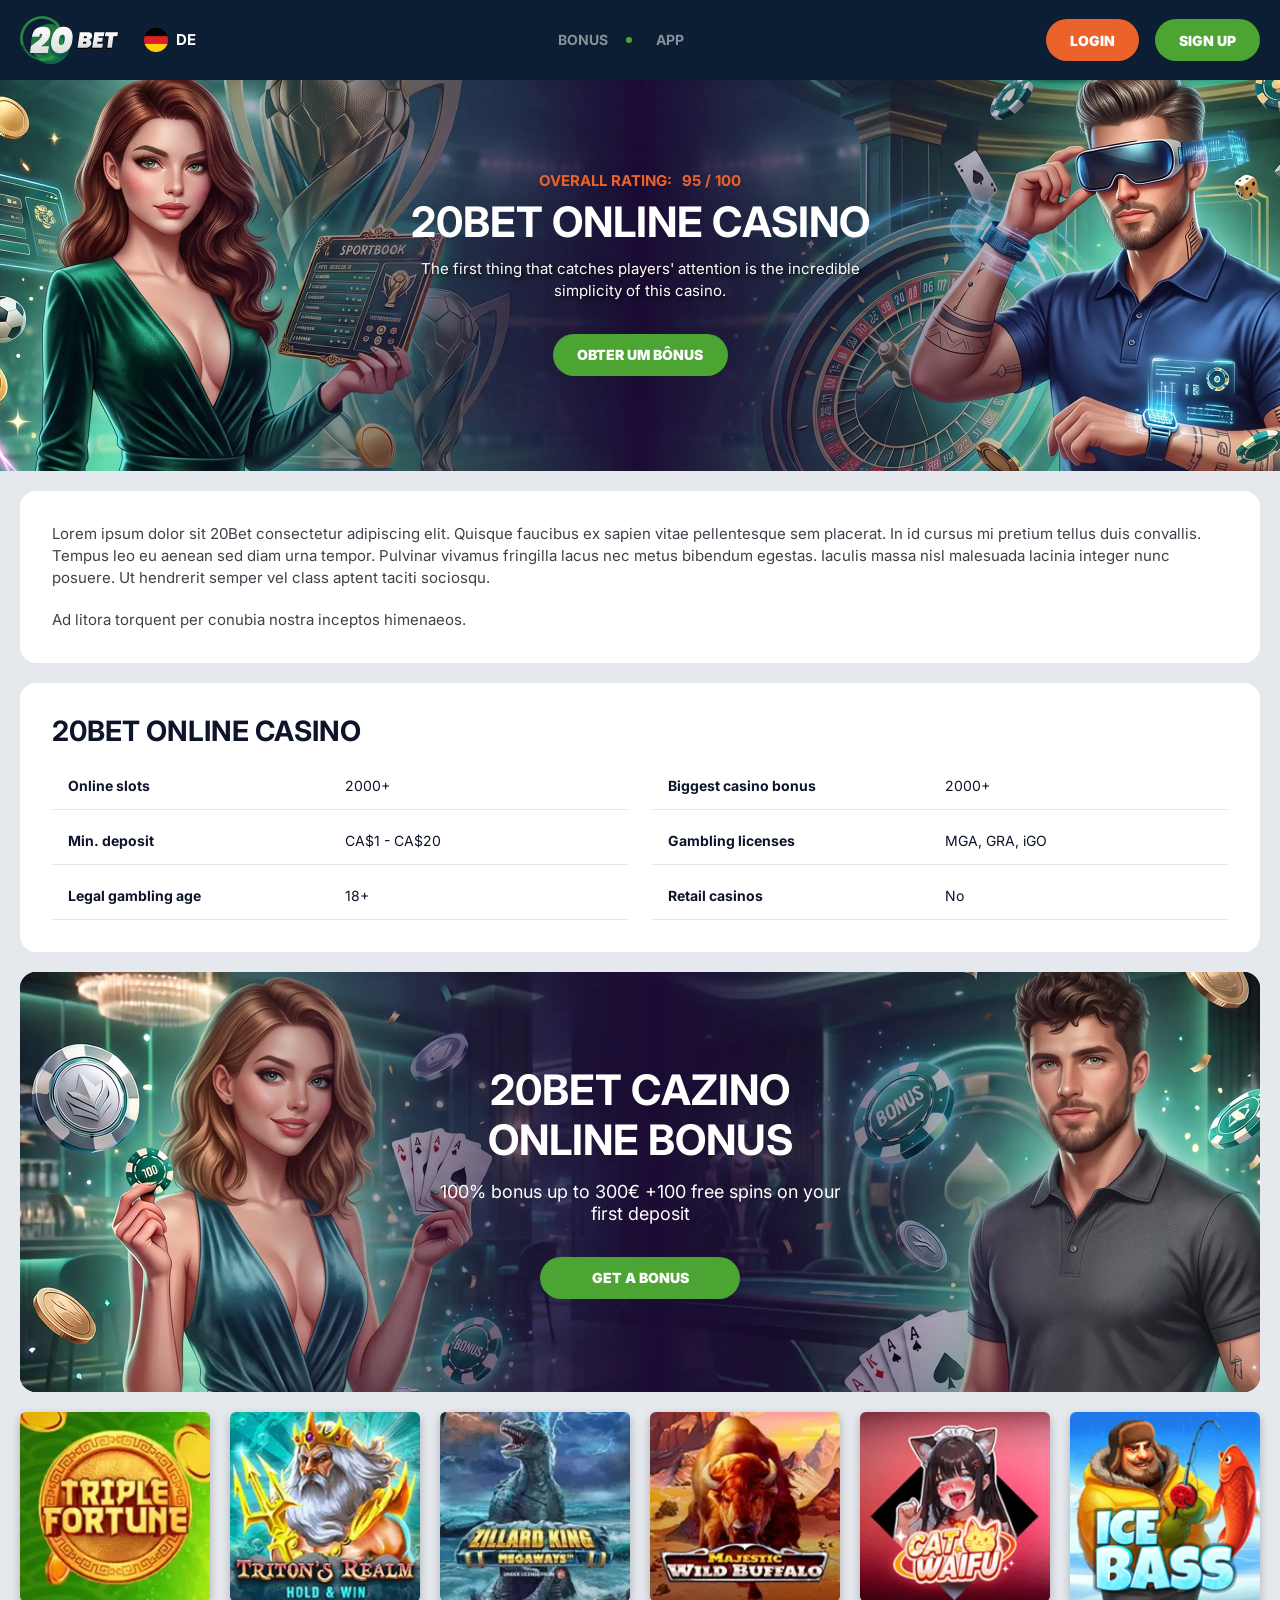
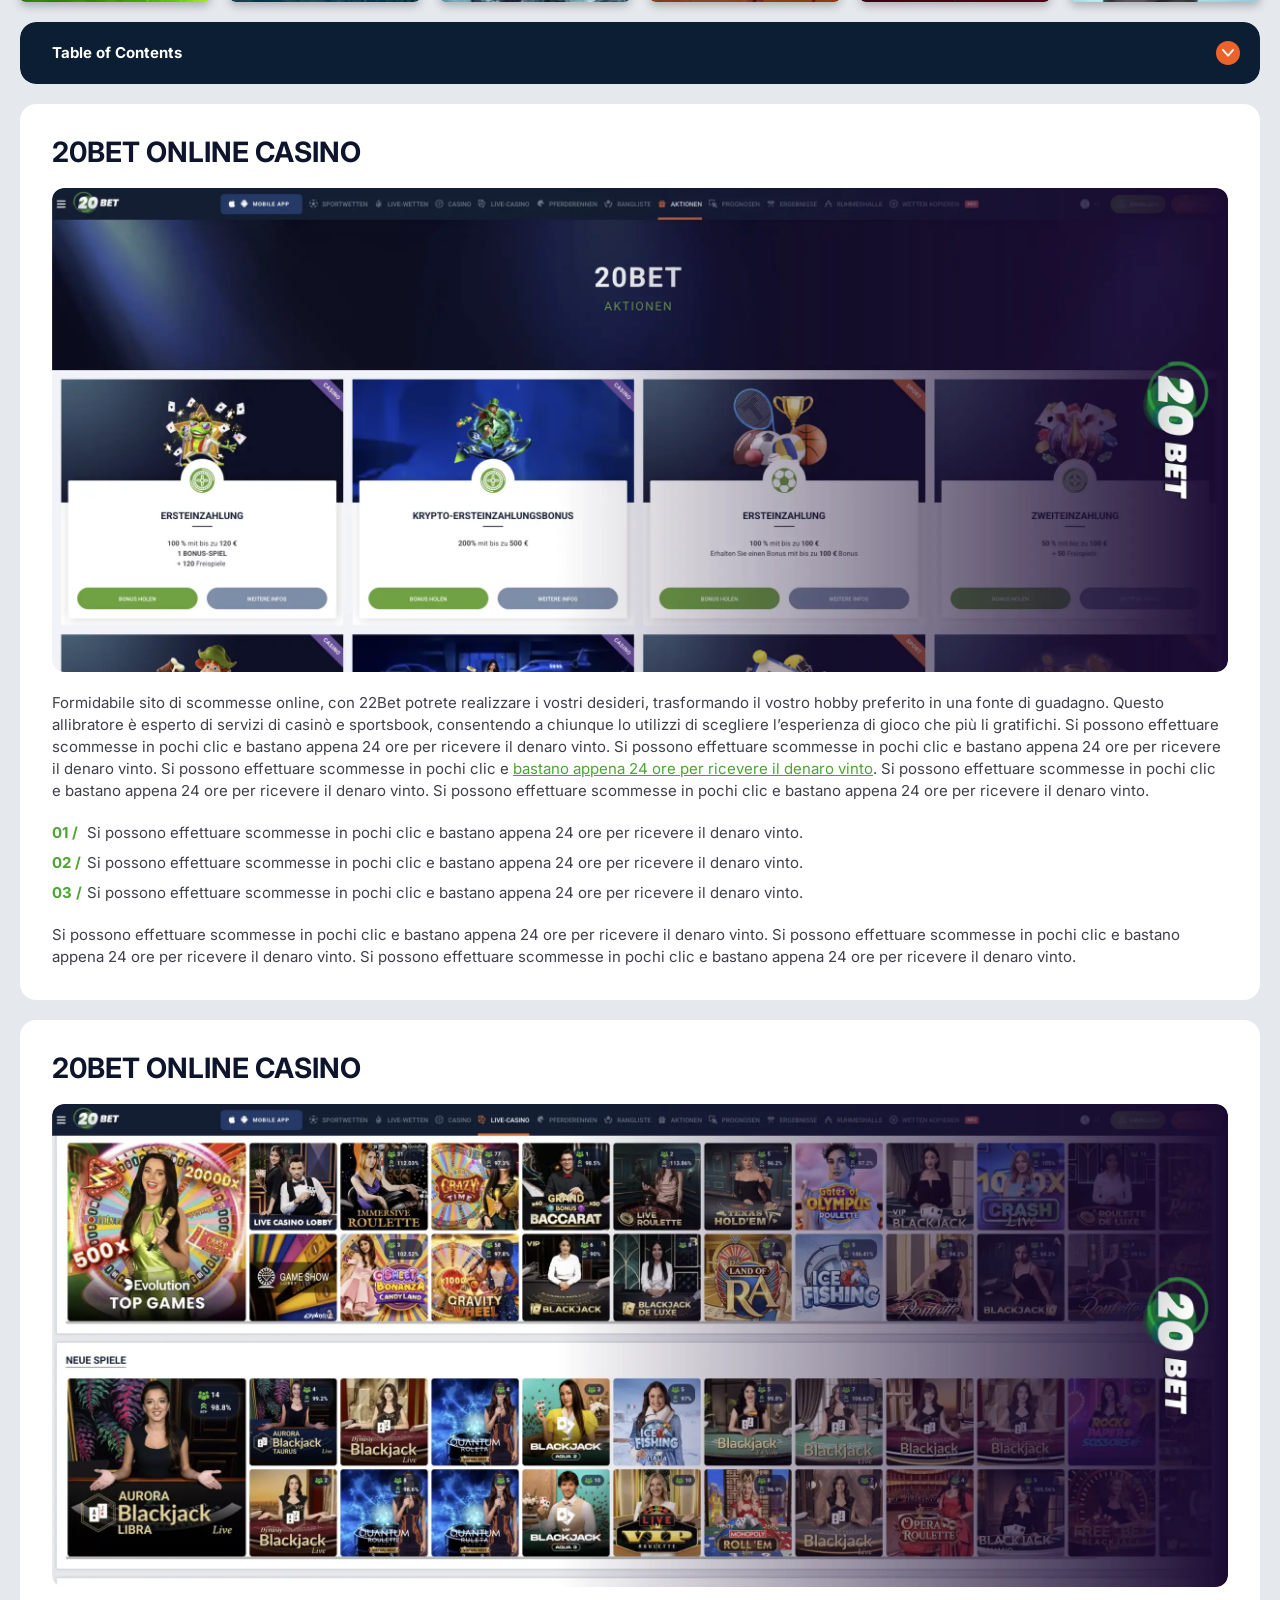
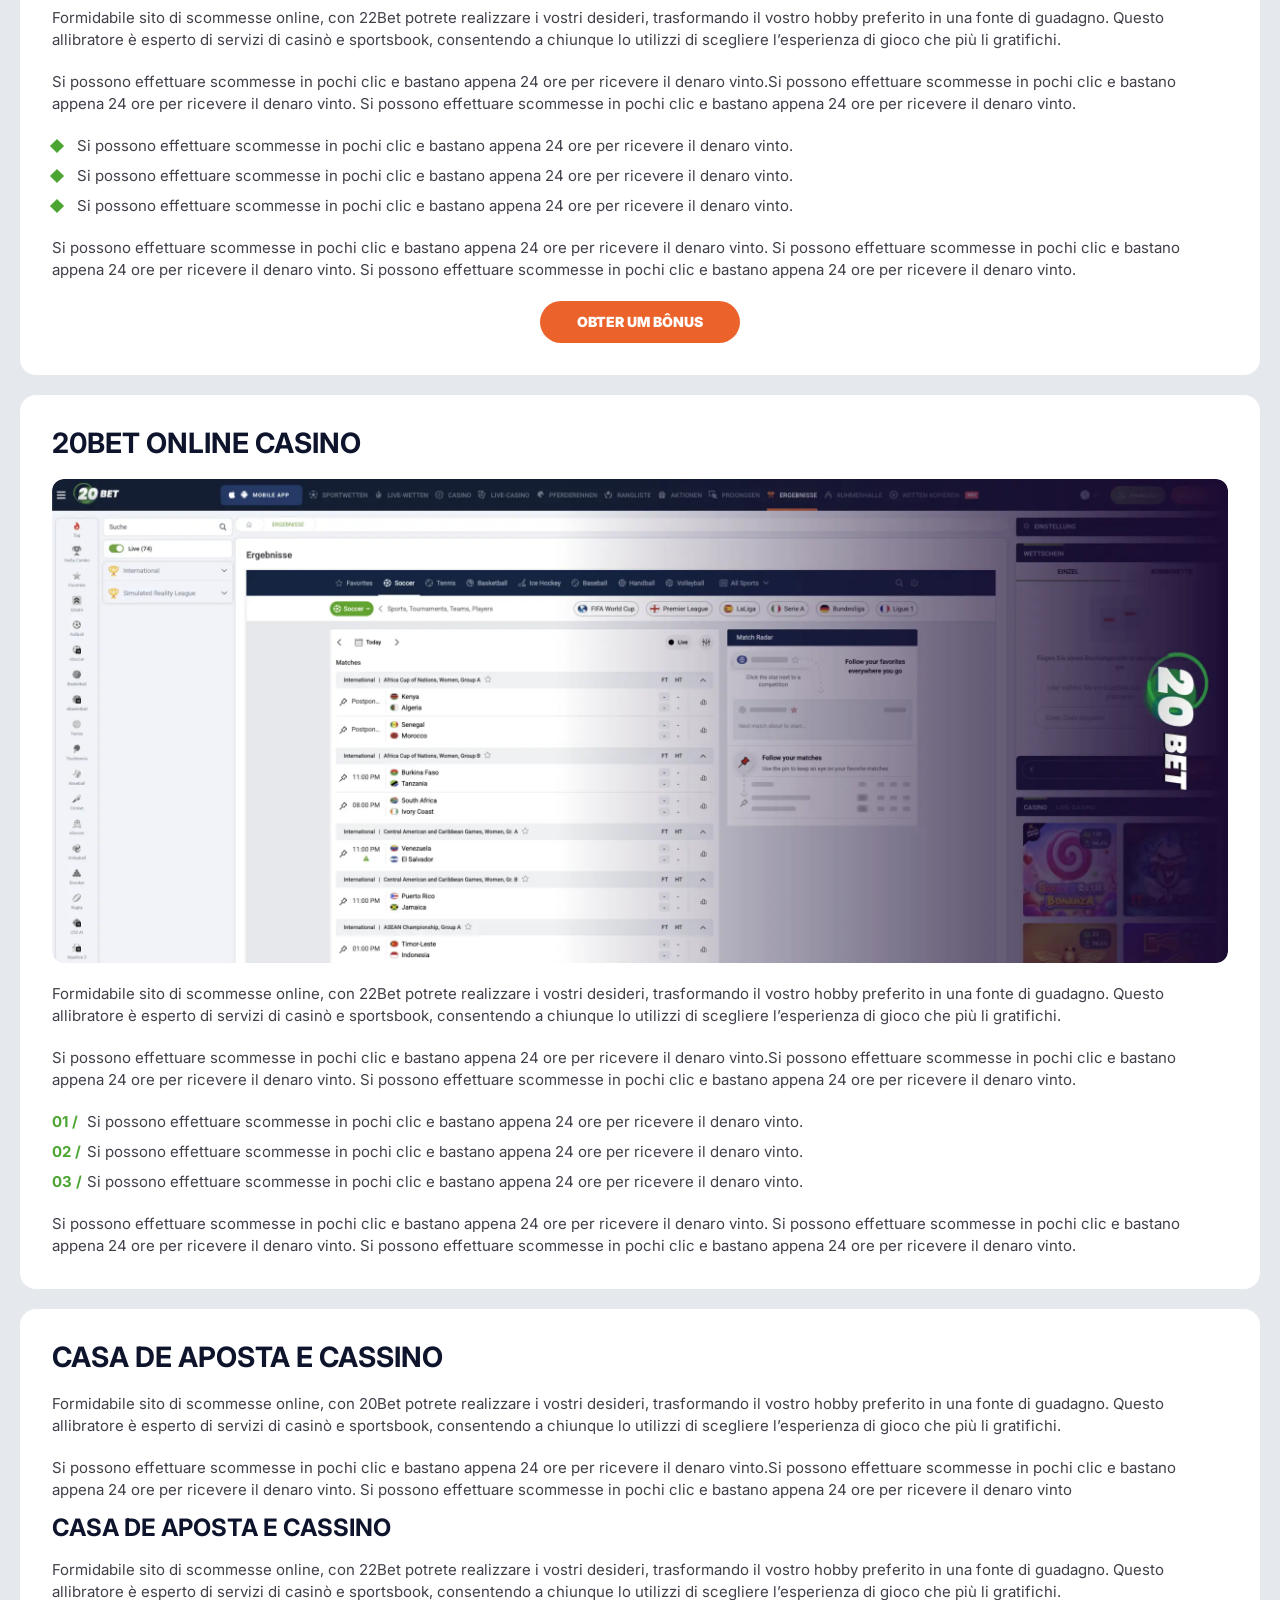
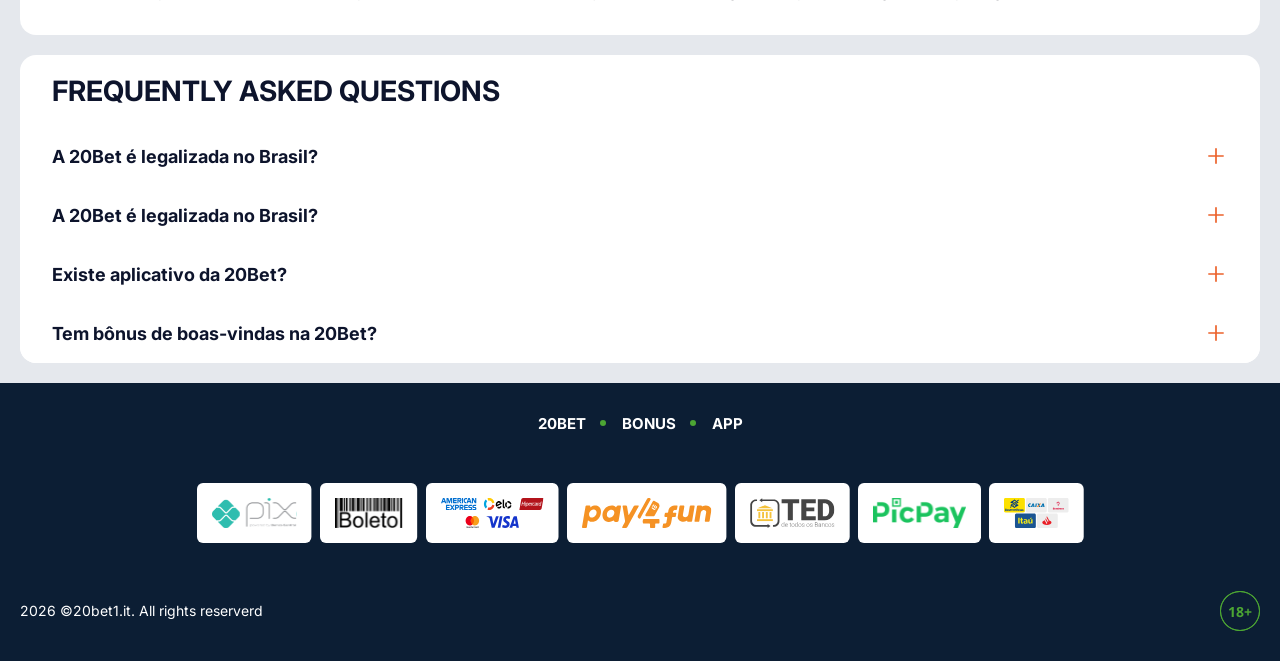
<file: index.html>
<!DOCTYPE html>
<html lang="de">
  <head>
    <meta charset="UTF-8" />
   
    <meta name="viewport" content="width=device-width, initial-scale=1.0" />
    <title>2OBet </title>
    <meta name="description" content />
    <meta property="og:site_name" content />
    <meta property="og:title" content />
    <meta property="og:type" content="website" />
    <meta property="og:url" content />
    <meta property="og:image" content />
    <meta property="og:image:alt" content />
    <meta property="og:locale" content="de" />
    <meta property="og:description" content />
    <link rel="preconnect" href="https://fonts.googleapis.com" />
    <link rel="preconnect" href="https://fonts.gstatic.com" crossorigin="anonymous" />
  <link href="https://fonts.googleapis.com/css2?family=Roboto:wght@100..900&display=swap" rel="stylesheet">
  <link href="https://fonts.googleapis.com/css2?family=Inter:wght@100..900&display=swap" rel="stylesheet">
  <link rel="stylesheet" href="./css/reset.css" />
    <link rel="stylesheet" href="./css/main.css" />
    <link rel="stylesheet" href="./css/media.css"/>
    <link rel="icon" href="./images/Group.png" type="image/x-icon"/>
    <script
    src="https://code.jquery.com/jquery-3.6.1.min.js"
    integrity="sha256-o88AwQnZB+VDvE9tvIXrMQaPlFFSUTR+nldQm1LuPXQ="
    crossorigin="anonymous"
  ></script>
  </head>
  <body>
    <header class="header">
      <section class="content header__content">
        <a href="./index.html" class="logo header__logo"
          ><img src="./images/logo.svg" alt="logo" title
        /></a>
        <button class="header__btn-menu" >
          <svg width="16px" height="16px" viewBox="0 0 16 16" xmlns="http://www.w3.org/2000/svg">
              <rect y="0" width="16" height="3" rx="1.5"></rect>
              <rect y="6.5" width="16" height="3" rx="1.5"></rect>
              <rect y="13" width="16" height="3" rx="1.5"></rect>
            </svg>
        </button>
  <a href="#" class="header__flag">
                <span><img src="./images/flag.png" alt="flag" title /></span>
                <span>de</span>
              </a>
           <nav class="menu header__menu">
            <ul class="header__menu-list">
                
              <li >
                 <a href="./bonus.html" >
                Bonus
              </a>
            
            </li>
              <li>
                <a href="./app.html">
                 App
                </a>
              </li>
              
             
             
            </ul>
            <div class="header__button header__button-menu " >
              <a href="#" class="button  button__login-menu">log in</a>
              <a href="#" class="button button__menu">registration</a>
            </div>
           
          </nav>
         
            <a href="#" class="button button__login">login</a>
            <a href="#" class="button button__singup">sign up</a>
            <!-- <div id="clock" class="header__time">00:00</div> -->
           
      </section>
    </header>
     <main class="main home main-page">
        <section class=" hero hero__page">
           
            <div class="background">
              <img src="./images/main/bg-main.webp" alt="hero" title />
              
            </div>
            <div class="hero__wrapper">
              <div class="hero__data">
                <div class="hero__rating" >
                  <p>Overall Rating:</p>
                 
                  <span >
                    <span >95</span>
                  <span>/</span> 
                  <span >100</span>
                  
                  </span>
                </div>
                <h1 class="title general hero__title">
                20Bet Online casino
                </h1>
                <p class="hero__text">The first thing that catches players' attention is the incredible simplicity of this casino.</p>
                <a href="#" class="button  hero__button">Obter um Bônus</a>
               
              </div>
             
            </div>
          </section>
      <section class="main__wrap main__wrap-page">
       
       <section class="content__wrapper content__wrapper-page">

         
        
       
          <section class="content article">
            <p>
             Lorem ipsum dolor sit 20Bet consectetur adipiscing elit. Quisque faucibus ex sapien vitae pellentesque sem placerat. In id cursus mi pretium tellus duis convallis. Tempus leo eu aenean sed diam urna tempor. Pulvinar vivamus fringilla lacus nec metus bibendum egestas. Iaculis massa nisl malesuada lacinia integer nunc posuere. Ut hendrerit semper vel class aptent taciti sociosqu.
            </p>
            <p>
             Ad litora torquent per conubia nostra inceptos himenaeos.
            </p>
          </section>
         
            <section class="content features">
             <h2 class="title high features__title">20Bet Online casino</h2>
               
              <table class="features__table">
               <tbody class="features__group">
                 
                   <tr>
                   <td>Online slots</td>
                   <td>2000+</td>
                  </tr>
                  <tr>
                   <td>Biggest casino bonus</td>
                   <td>2000+</td>
                  </tr>
                  <tr>
                   <td>Min. deposit</td>
                   <td>CA$1 - CA$20</td>
                  </tr>
                 
                     <tr>
                     <td>Gambling licenses</td>
                     <td>MGA, GRA, iGO</td>
                   </tr>
                   <tr>
                     <td>Legal gambling age</td>
                     <td>18+</td>
                   </tr>
                   <tr>
                     <td>Retail casinos</td>
                     <td>No</td>
                   </tr>
                
               </tbody>
             </table>
          
           </section>  
             <section class="content banner">
            <div class="background  ">
              
              <img src="./images/main/banner-main.webp" alt="banner" title /> 
             
            </div>
            <div class="banner__info">
               <h2 class="title high banner__title-main">
         20bet cazino 
online bonus

              </h2>
              <p class="banner__subtitle">
100% bonus up to 300€ 
+100 free spins on your first deposit </p>            
            
              <a href="#" class="button banner__button">Get a Bonus</a>
            </div>
          </section>
           <section class="content casino">
           
              <ul class="casino__list">
                <li class="casino__item">
                   <a href="#"> <div class="casino__wrapper">
                      <img class="casino__img" src="./images/main/card-main1.webp" alt="" title>
                    <div class="casino__hover casino__hover-live">
                        
                        <div class="casino-box">
                            
                        <span  class="button  casino__buttons">Play now</span>
                        </div>
                    </div>
                    </div></a>
                    
                </li>
                <li class="casino__item">
                    <a href="#"> <div class="casino__wrapper">
                      <img class="casino__img" src="./images/main/card-main2.webp" alt="" title>
                    <div class="casino__hover casino__hover-live">
                        
                        <div class="casino-box">
                            
                        <span  class="button  casino__buttons">Play now</span>
                        </div>
                    </div>
                    </div></a>
              </li>
              <li class="casino__item">
                  <a href="#"> <div class="casino__wrapper">
                      <img class="casino__img" src="./images/main/card-main3.webp" alt="" title>
                    <div class="casino__hover casino__hover-live">
                        
                        <div class="casino-box">
                            
                        <span  class="button  casino__buttons">Play now</span>
                        </div>
                    </div>
                    </div></a>
            </li>
             <li class="casino__item">
                 <a href="#"> <div class="casino__wrapper">
                      <img class="casino__img" src="./images/main/card-main4.webp" alt="" title>
                    <div class="casino__hover casino__hover-live">
                        
                        <div class="casino-box">
                            
                        <span  class="button  casino__buttons">Play now</span>
                        </div>
                    </div>
                    </div></a>
            </li>
             <li class="casino__item">
                  <a href="#"> <div class="casino__wrapper">
                      <img class="casino__img" src="./images/main/card-main5.webp" alt="" title>
                    <div class="casino__hover casino__hover-live">
                        
                        <div class="casino-box">
                            
                        <span  class="button  casino__buttons">Play now</span>
                        </div>
                    </div>
                    </div></a>
            </li>
               <li class="casino__item">
                  <a href="#"> <div class="casino__wrapper">
                      <img class="casino__img" src="./images/main/card-main6.webp" alt="" title>
                    <div class="casino__hover casino__hover-live">
                        
                        <div class="casino-box">
                            
                        <span  class="button  casino__buttons">Play now</span>
                        </div>
                    </div>
                    </div></a>
            </li>
              

              </ul>
         </section>
              <section class="content menu-review__content">
              

            
                <div class="menu__review-desk menu__review-content">Table of Contents</div>
                <ul class="menu__review menu__review-list">
                  <li><a href="#">Casa de Aposta e Cassino</a></li>
                    <li><a href="#">Casa de Aposta e Cassino</a></li>
                      <li><a href="#">Casa de Aposta e Cassino</a></li>
                        <li><a href="#">Casa de Aposta e Cassino</a></li>
                          <li><a href="#">Frequently Asked Questions</a></li>
                 
                </ul>
             
          
          </section>
          
        
          <section class="content article">
            <h2 class="title high article__title">20bet online casino</h2>
             <div class="images">
              <img src="./images/main/image1-main.webp" alt="banner" title />
            </div>
            <p>
            Formidabile sito di scommesse online, con 22Bet potrete realizzare i vostri desideri, trasformando il vostro hobby preferito in una fonte di guadagno. Questo allibratore è esperto di servizi di casinò e sportsbook, consentendo a chiunque lo utilizzi di scegliere l’esperienza di gioco che più li gratifichi.
Si possono effettuare scommesse in pochi clic e bastano appena 24 ore per ricevere il denaro vinto. Si possono effettuare scommesse in pochi clic e bastano appena 24 ore per ricevere il denaro vinto. Si possono effettuare scommesse in pochi clic e <a href="#">bastano appena 24 ore per ricevere il denaro vinto</a>. Si possono effettuare scommesse in pochi clic e bastano appena 24 ore per ricevere il denaro vinto. Si possono effettuare scommesse in pochi clic e bastano appena 24 ore per ricevere il denaro vinto.  </p>
            
           <ol>
              <li>Si possono effettuare scommesse in pochi clic e bastano appena 24 ore per ricevere il denaro vinto.</li>
              <li>Si possono effettuare scommesse in pochi clic e bastano appena 24 ore per ricevere il denaro vinto.</li>
              <li>Si possono effettuare scommesse in pochi clic e bastano appena 24 ore per ricevere il denaro vinto.</li>
            </ol>
            <p>Si possono effettuare scommesse in pochi clic e bastano appena 24 ore per ricevere il denaro vinto. Si possono effettuare scommesse in pochi clic e bastano appena 24 ore per ricevere il denaro vinto. Si possono effettuare scommesse in pochi clic e bastano appena 24 ore per ricevere il denaro vinto.</p>
          </section>
           <section class="content article">
            <h2 class="title high article__title">20bet online casino</h2>
             <div class="images">
              <img src="./images/main/image2-main.webp" alt="banner" title />
            </div>
            <p>
             Formidabile sito di scommesse online, con 22Bet potrete realizzare i vostri desideri, trasformando il vostro hobby preferito in una fonte di guadagno. Questo allibratore è esperto di servizi di casinò e sportsbook, consentendo a chiunque lo utilizzi di scegliere l’esperienza di gioco che più li gratifichi.
            </p>
            <p>
             Si possono effettuare scommesse in pochi clic e bastano appena 24 ore per ricevere il denaro vinto.Si possono effettuare scommesse in pochi clic e bastano appena 24 ore per ricevere il denaro vinto. Si possono effettuare scommesse in pochi clic e bastano appena 24 ore per ricevere il denaro vinto.
            </p>
           <ul>
              <li>Si possono effettuare scommesse in pochi clic e bastano appena 24 ore per ricevere il denaro vinto.</li>
              <li>Si possono effettuare scommesse in pochi clic e bastano appena 24 ore per ricevere il denaro vinto.</li>
              <li>Si possono effettuare scommesse in pochi clic e bastano appena 24 ore per ricevere il denaro vinto.</li>
            </ul>
            <p>Si possono effettuare scommesse in pochi clic e bastano appena 24 ore per ricevere il denaro vinto. Si possono effettuare scommesse in pochi clic e bastano appena 24 ore per ricevere il denaro vinto. Si possono effettuare scommesse in pochi clic e bastano appena 24 ore per ricevere il denaro vinto.</p>
         <a href="#" class="button">Obter um Bônus</a>
          </section>
           <section class="content article">
            <h2 class="title high article__title">20bet online casino</h2>
             <div class="images">
              <img src="./images/main/image3-main.webp" alt="banner" title />
            </div>
            <p>
             Formidabile sito di scommesse online, con 22Bet potrete realizzare i vostri desideri, trasformando il vostro hobby preferito in una fonte di guadagno. Questo allibratore è esperto di servizi di casinò e sportsbook, consentendo a chiunque lo utilizzi di scegliere l’esperienza di gioco che più li gratifichi.
            </p>
            <p>
             Si possono effettuare scommesse in pochi clic e bastano appena 24 ore per ricevere il denaro vinto.Si possono effettuare scommesse in pochi clic e bastano appena 24 ore per ricevere il denaro vinto. Si possono effettuare scommesse in pochi clic e bastano appena 24 ore per ricevere il denaro vinto.
            </p>
           <ol>
              <li>Si possono effettuare scommesse in pochi clic e bastano appena 24 ore per ricevere il denaro vinto.</li>
              <li>Si possono effettuare scommesse in pochi clic e bastano appena 24 ore per ricevere il denaro vinto.</li>
              <li>Si possono effettuare scommesse in pochi clic e bastano appena 24 ore per ricevere il denaro vinto.</li>
            </ol>
            <p>Si possono effettuare scommesse in pochi clic e bastano appena 24 ore per ricevere il denaro vinto. Si possono effettuare scommesse in pochi clic e bastano appena 24 ore per ricevere il denaro vinto. Si possono effettuare scommesse in pochi clic e bastano appena 24 ore per ricevere il denaro vinto.</p>
          </section>
           <section class="content article">
            <h2 class="title high article__title">Casa de Aposta e Cassino</h2>
            <p>Formidabile sito di scommesse online, con 20Bet potrete realizzare i vostri desideri, trasformando il vostro hobby preferito in una fonte di guadagno. Questo allibratore è esperto di servizi di casinò e sportsbook, consentendo a chiunque lo utilizzi di scegliere l’esperienza di gioco che più li gratifichi.</p>
            <p>Si possono effettuare scommesse in pochi clic e bastano appena 24 ore per ricevere il denaro vinto.Si possono effettuare scommesse in pochi clic e bastano appena 24 ore per ricevere il denaro vinto. Si possono effettuare scommesse in pochi clic e bastano appena 24 ore per ricevere il denaro vinto</p>
            <h3>Casa de Aposta e Cassino</h3>
            <p>Formidabile sito di scommesse online, con 22Bet potrete realizzare i vostri desideri, trasformando il vostro hobby preferito in una fonte di guadagno. Questo allibratore è esperto di servizi di casinò e sportsbook, consentendo a chiunque lo utilizzi di scegliere l’esperienza di gioco che più li gratifichi.</p>
           </section>

          <section class="content faq">
            <h2 class="title high faq__title">Frequently Asked Questions</h2>
            <ul class="faq__list " >
              <li class="faq__item"  >
                <h3 class="title medium faq__subtitle js-button-expander js-button-expander--faq"  >A 20Bet é legalizada no Brasil?
                 </h3>
                <div  class="faq__answer js-expand-content js-expand-content--faq" >
                  <p  >
                    Sim, a casa de apostas tem licença emitida por Curaçao, que é reconhecida no Brasil e a permite atuar por aqui.
                  </p>
                </div>
              </li>
              <li class="faq__item"  >
                <h3 class="title medium faq__subtitle js-button-expander js-button-expander--faq"  >A 20Bet é legalizada no Brasil?</h3>
                <div class="faq__answer js-expand-content js-expand-content--faq" >
                  <p  >
                    Sim, a casa de apostas tem licença emitida por Curaçao, que é reconhecida no Brasil e a permite atuar por aqui.
                  </p>
                </div>
              </li> 
              <li class="faq__item"  >
                <h3 class="title medium faq__subtitle js-button-expander js-button-expander--faq"  >Existe aplicativo da 20Bet?</h3>
                <div class="faq__answer js-expand-content js-expand-content--faq" >
                  <p  >
                   Sim, disponível para sistemas operacionais iOS e Android.
                  </p>
                </div>
              </li> 
              <li class="faq__item"  >
                <h3 class="title medium faq__subtitle js-button-expander js-button-expander--faq"  >Tem bônus de boas-vindas na 20Bet?</h3>
                <div class="faq__answer js-expand-content js-expand-content--faq" >
                  <p  >
                   O pacote especial para novos usuários da 20Bet paga 100% sobre o primeiro depósito, com limite de 600 BRL.
                  </p>
                </div>
              </li> 
             
            </ul>
          </section>
          
        </section> 
      
        <div class=""  onclick="scrollToTop()">
          <button class="main__arrow" id="scrollToTopBtn"></button>
        </div> 
        
      </section>
    </main> 
     <footer class=" footer ">
      <section class="content footer__content">
        <ul class="footer__menu">
         <li><a href="/">20bet</a></li>
         <li><a href="./bonus.html">bonus</a></li>
          <li><a href="./app.html">app</a></li>
      
        </ul>
       
          <ul class="footer__cards-list">
           
            <li>
              <a href="#"
                ><img src="./images/footer-img1.svg" alt="cardpay" title
              /></a>
            </li>
             <li>
              <a href="#"
                ><img src="./images/footer-img2.svg" alt="cardpay" title
              /></a>
            </li>
             <li>
              <a href="#"
                ><img src="./images/footer-img3.svg" alt="cardpay" title
              /></a>
            </li>
             <li>
              <a href="#"
                ><img src="./images/footer-img4.svg" alt="cardpay" title
              /></a>
            </li>
             <li>
              <a href="#"
                ><img src="./images/footer-img5.svg" alt="cardpay" title
              /></a>
            </li>
             <li>
              <a href="#"
                ><img src="./images/footer-img6.svg" alt="cardpay" title
              /></a>
            </li>
             <li>
              <a href="#"
                ><img src="./images/footer-img7.svg" alt="cardpay" title
              /></a>
            </li>
           
          </ul>
       
        <div class="footer__wrapp">
          <div class="footer__text">
           
            <p>2026 &copy;20bet1.it. All rights reserverd 
</p>
           
          </div>
          <div class="footer__age">
            <img src="./images/age.svg" alt="age" title />
          </div>
        </div>
      
      </section>
    </footer>
    <script src="./js/arrowUp.js" defer></script>
    <script src="./js/sidebar.js" defer></script>
    <script src="./js/expander.js" defer></script>
    <script src="./js/mobile-menu.js" defer></script>
  
  </body>
</html>
</file>
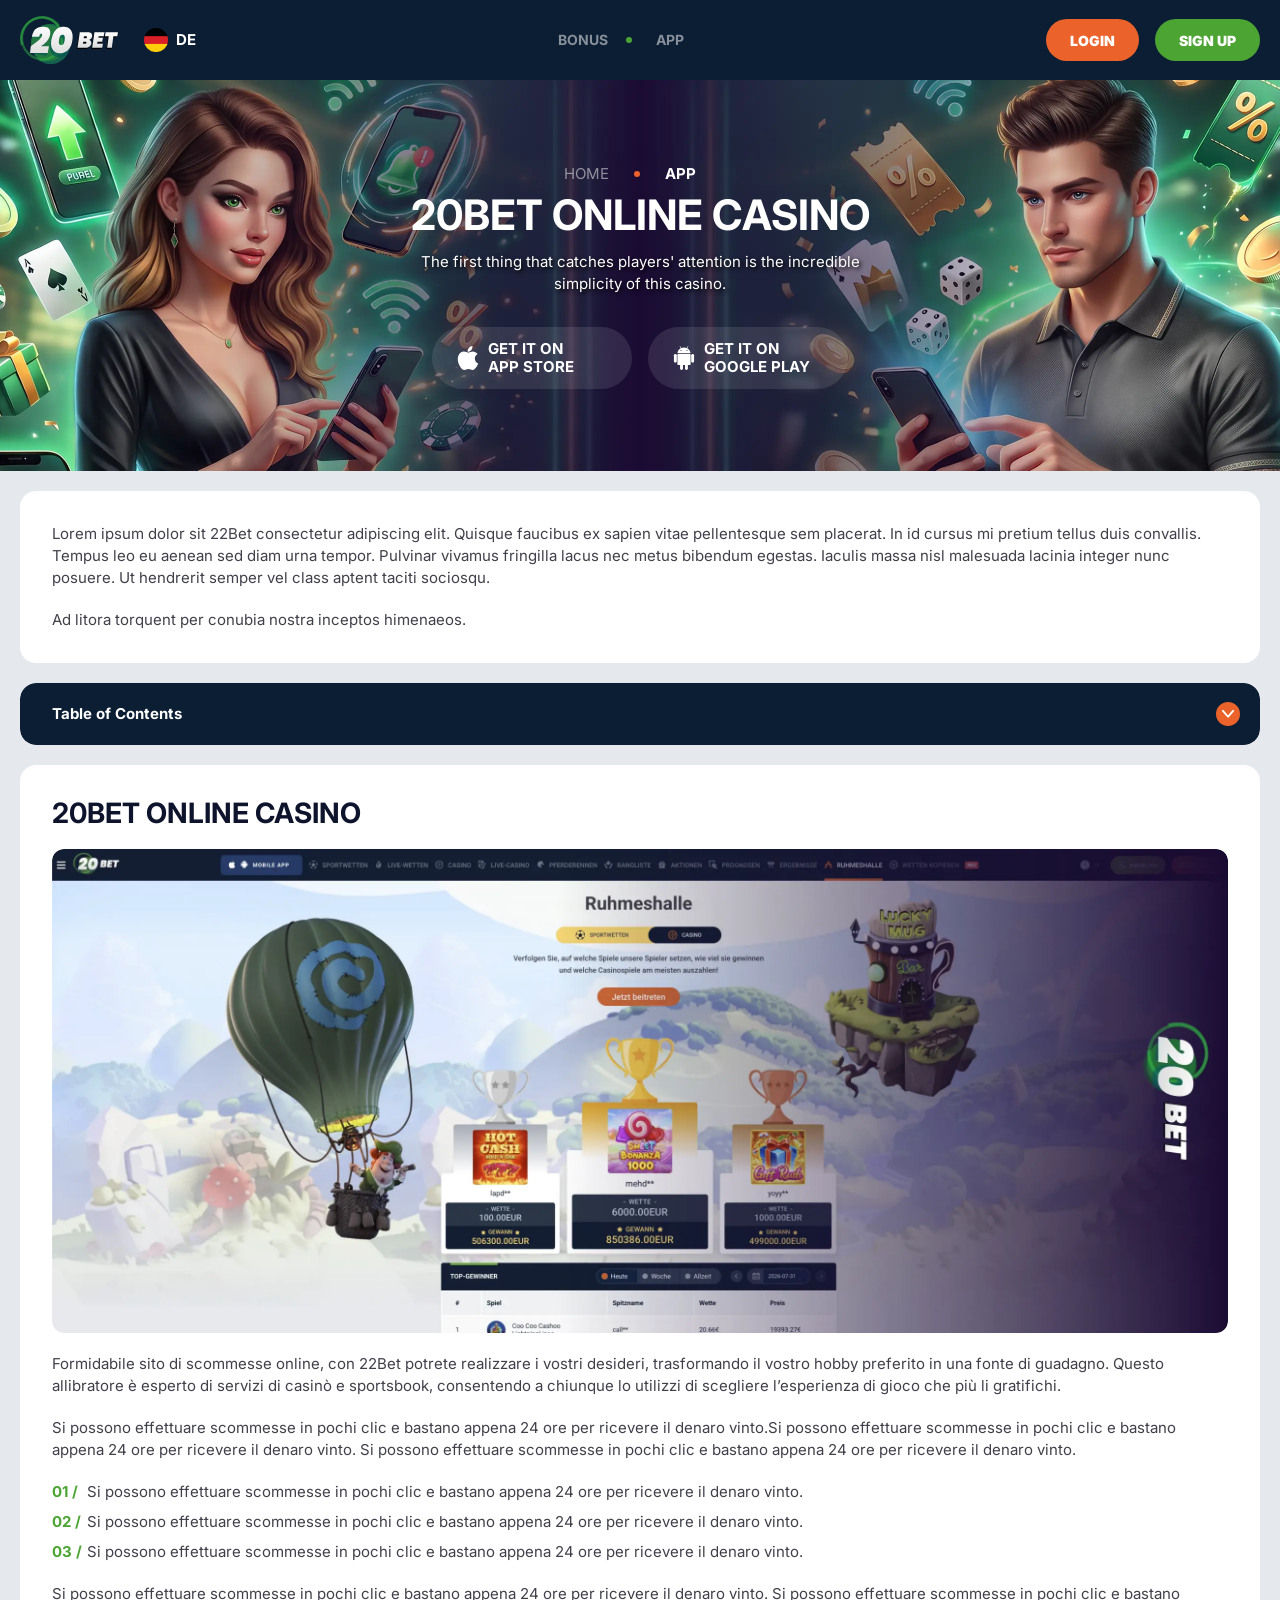
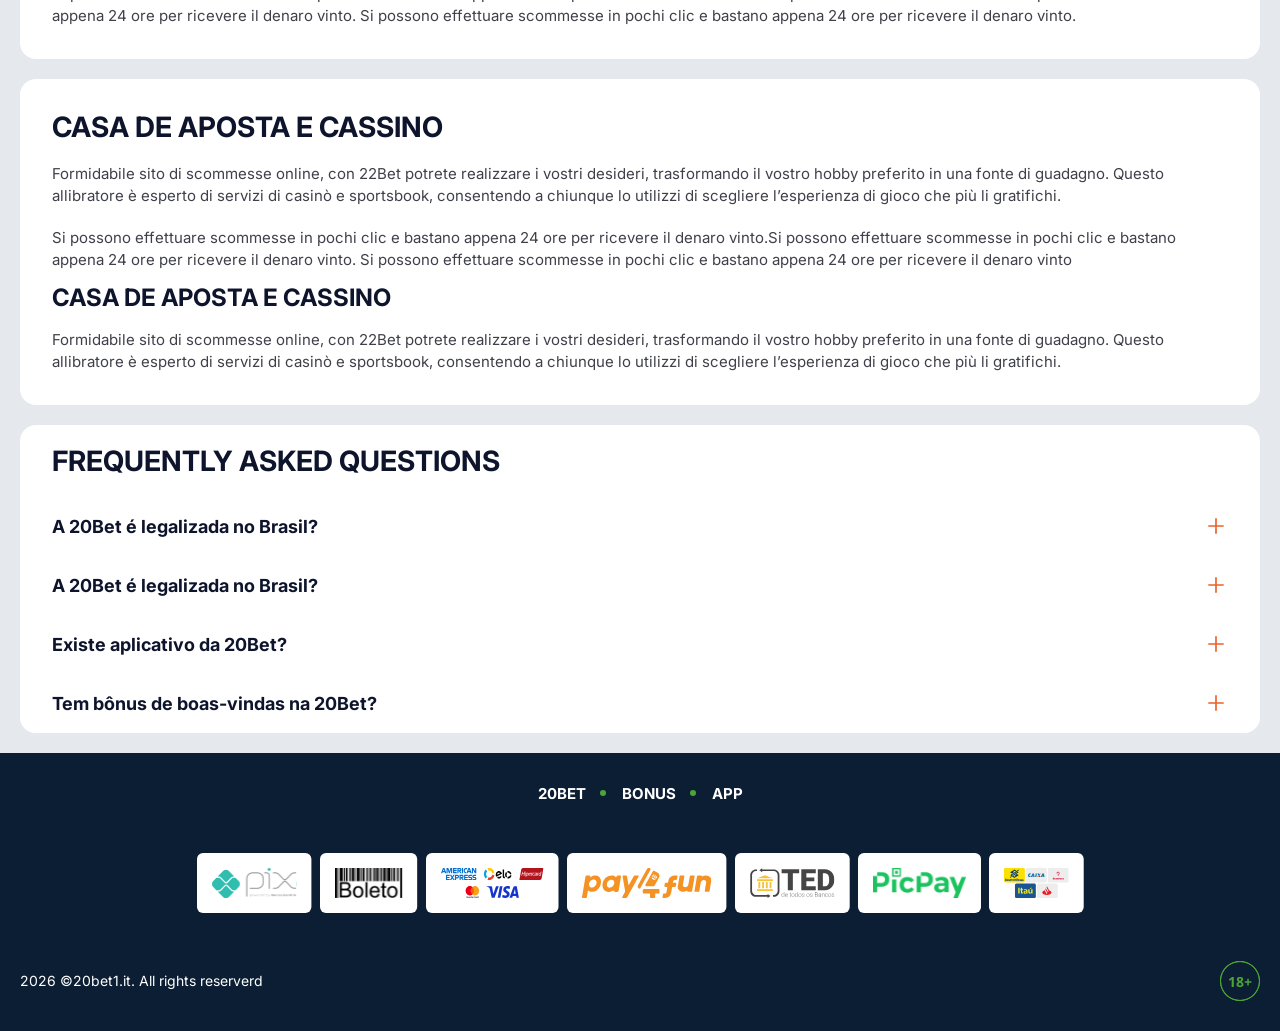
<file: app.html>
<!DOCTYPE html>
<html lang="de">
  <head>
    <meta charset="UTF-8" />
   
    <meta name="viewport" content="width=device-width, initial-scale=1.0" />
    <title>2OBet </title>
    <meta name="description" content />
    <meta property="og:site_name" content />
    <meta property="og:title" content />
    <meta property="og:type" content="website" />
    <meta property="og:url" content />
    <meta property="og:image" content />
    <meta property="og:image:alt" content />
    <meta property="og:locale" content="de" />
    <meta property="og:description" content />
    <link rel="preconnect" href="https://fonts.googleapis.com" />
    <link rel="preconnect" href="https://fonts.gstatic.com" crossorigin="anonymous" />
 <link href="https://fonts.googleapis.com/css2?family=Roboto:wght@100..900&display=swap" rel="stylesheet">
   <link href="https://fonts.googleapis.com/css2?family=Inter:wght@100..900&display=swap" rel="stylesheet">
 
   <link rel="stylesheet" href="./css/reset.css" />
    <link rel="stylesheet" href="./css/main.css" />
    <link rel="stylesheet" href="./css/media.css"/>
    <link rel="icon" href="./images/Group.png" type="image/x-icon"/>
    <script
    src="https://code.jquery.com/jquery-3.6.1.min.js"
    integrity="sha256-o88AwQnZB+VDvE9tvIXrMQaPlFFSUTR+nldQm1LuPXQ="
    crossorigin="anonymous"
  ></script>
  </head>
  <body>
    <header class="header">
      <section class="content header__content">
        <a href="./index.html" class="logo header__logo"
          ><img src="./images/logo.svg" alt="logo" title
        /></a>
        <button class="header__btn-menu" >
          <svg width="16px" height="16px" viewBox="0 0 16 16" xmlns="http://www.w3.org/2000/svg">
              <rect y="0" width="16" height="3" rx="1.5"></rect>
              <rect y="6.5" width="16" height="3" rx="1.5"></rect>
              <rect y="13" width="16" height="3" rx="1.5"></rect>
            </svg>
        </button>
 <a href="#" class="header__flag">
                <span><img src="./images/flag.png" alt="flag" title /></span>
                <span>de</span>
              </a>
           <nav class="menu header__menu">
            <ul class="header__menu-list">
                
              <li >
                 <a href="./bonus.html" >
                Bonus
              </a>
            
            </li>
              <li>
                <a href="./app.html">
                 App
                </a>
              </li>
              
             
             
            </ul>
            <div class="header__button header__button-menu " >
              <a href="#" class="button  button__login-menu">log in</a>
              <a href="#" class="button button__menu">registration</a>
            </div>
           
          </nav>
          
            <a href="#" class="button button__login">login</a>
            <a href="#" class="button button__singup">sign up</a>
            <!-- <div id="clock" class="header__time">00:00</div> -->
           
      </section>
    </header>
     <main class="main home main-page">
        <section class=" hero hero__page hero__page-app">
           
            <div class="background ">
              <img src="./images/app/bg-app.webp" alt="hero" title />
              
            </div>
            <div class="hero__wrapper hero__wrapper-page">
              <div class="hero__data hero__data-app">
                <ul
                class="breadcrumbs "
                
              >
                <li
                  
                >
                  <a href="/" >
                    <span >Home</span></a
                  >
                 
                </li>
                <li
                  
                >
                  <a href="#" > <span >App</span></a>
                 
                </li>
              </ul>
                <h1 class="title general hero__title">
                 20Bet Online casino
                </h1>
                 <p class="hero__text">The first thing that catches players' attention is the incredible simplicity of this casino.</p>
               
              <div class="banner__content banner__content-app">
             
                  <a href="#" class="banner__btn banner__btn-app">
                    <img src="./images/app/apple.svg" alt="icon" title>
                   Get it on </br>
App Store
                  </a>
                  <a href="#" class="banner__btn banner__btn-android"
                    > <img src="./images/app/android.svg" alt="icon" title>Get it on </br>
Google Play</a
                  >
                </div>
              </div>
             
            </div>
          </section>
      <section class="main__wrap main__wrap-page">
       
       <section class="content__wrapper content__wrapper-page">

         
        
       
          <section class="content article">
            <p>
             Lorem ipsum dolor sit 22Bet consectetur adipiscing elit. Quisque faucibus ex sapien vitae pellentesque sem placerat. In id cursus mi pretium tellus duis convallis. Tempus leo eu aenean sed diam urna tempor. Pulvinar vivamus fringilla lacus nec metus bibendum egestas. Iaculis massa nisl malesuada lacinia integer nunc posuere. Ut hendrerit semper vel class aptent taciti sociosqu.
            </p>
            <p>
             Ad litora torquent per conubia nostra inceptos himenaeos.
            </p>
          </section>
         
              <section class="content menu-review__content">
              

            
                <div class="menu__review-desk menu__review-content">Table of Contents</div>
                <ul class="menu__review menu__review-list">
                  <li><a href="#">Casa de Aposta e Cassino</a></li>
                    <li><a href="#">Casa de Aposta e Cassino</a></li>
                      <li><a href="#">Casa de Aposta e Cassino</a></li>
                        <li><a href="#">Casa de Aposta e Cassino</a></li>
                          <li><a href="#">Frequently Asked Questions</a></li>
                 
                </ul>
             
          
          </section>
          
        
          <section class="content article">
            <h2 class="title high article__title">20Bet Online casino</h2>
             <div class="images">
              <img src="./images/app/image1-app.webp" alt="banner" title />
            </div>
            <p>
             Formidabile sito di scommesse online, con 22Bet potrete realizzare i vostri desideri, trasformando il vostro hobby preferito in una fonte di guadagno. Questo allibratore è esperto di servizi di casinò e sportsbook, consentendo a chiunque lo utilizzi di scegliere l’esperienza di gioco che più li gratifichi.
            </p>
            <p>
             Si possono effettuare scommesse in pochi clic e bastano appena 24 ore per ricevere il denaro vinto.Si possono effettuare scommesse in pochi clic e bastano appena 24 ore per ricevere il denaro vinto. Si possono effettuare scommesse in pochi clic e bastano appena 24 ore per ricevere il denaro vinto.
            </p>
           <ol>
              <li>Si possono effettuare scommesse in pochi clic e bastano appena 24 ore per ricevere il denaro vinto.</li>
              <li>Si possono effettuare scommesse in pochi clic e bastano appena 24 ore per ricevere il denaro vinto.</li>
              <li>Si possono effettuare scommesse in pochi clic e bastano appena 24 ore per ricevere il denaro vinto.</li>
            </ol>
            <p>Si possono effettuare scommesse in pochi clic e bastano appena 24 ore per ricevere il denaro vinto. Si possono effettuare scommesse in pochi clic e bastano appena 24 ore per ricevere il denaro vinto. Si possono effettuare scommesse in pochi clic e bastano appena 24 ore per ricevere il denaro vinto.</p>
          </section>
         
         
           <section class="content article">
            <h2 class="title high article__title">Casa de Aposta e Cassino</h2>
            <p>Formidabile sito di scommesse online, con 22Bet potrete realizzare i vostri desideri, trasformando il vostro hobby preferito in una fonte di guadagno. Questo allibratore è esperto di servizi di casinò e sportsbook, consentendo a chiunque lo utilizzi di scegliere l’esperienza di gioco che più li gratifichi.</p>
            <p>Si possono effettuare scommesse in pochi clic e bastano appena 24 ore per ricevere il denaro vinto.Si possono effettuare scommesse in pochi clic e bastano appena 24 ore per ricevere il denaro vinto. Si possono effettuare scommesse in pochi clic e bastano appena 24 ore per ricevere il denaro vinto</p>
            <h3>Casa de Aposta e Cassino</h3>
            <p>Formidabile sito di scommesse online, con 22Bet potrete realizzare i vostri desideri, trasformando il vostro hobby preferito in una fonte di guadagno. Questo allibratore è esperto di servizi di casinò e sportsbook, consentendo a chiunque lo utilizzi di scegliere l’esperienza di gioco che più li gratifichi.</p>
           </section>

          <section class="content faq">
            <h2 class="title high faq__title">Frequently Asked Questions</h2>
            <ul class="faq__list " >
              <li class="faq__item"  >
                <h3 class="title medium faq__subtitle js-button-expander js-button-expander--faq"  >A 20Bet é legalizada no Brasil?
                 </h3>
                <div  class="faq__answer js-expand-content js-expand-content--faq" >
                  <p  >
                    Sim, a casa de apostas tem licença emitida por Curaçao, que é reconhecida no Brasil e a permite atuar por aqui.
                  </p>
                </div>
              </li>
              <li class="faq__item"  >
                <h3 class="title medium faq__subtitle js-button-expander js-button-expander--faq"  >A 20Bet é legalizada no Brasil?</h3>
                <div class="faq__answer js-expand-content js-expand-content--faq" >
                  <p  >
                    Sim, a casa de apostas tem licença emitida por Curaçao, que é reconhecida no Brasil e a permite atuar por aqui.
                  </p>
                </div>
              </li> 
              <li class="faq__item"  >
                <h3 class="title medium faq__subtitle js-button-expander js-button-expander--faq"  >Existe aplicativo da 20Bet?</h3>
                <div class="faq__answer js-expand-content js-expand-content--faq" >
                  <p  >
                   Sim, disponível para sistemas operacionais iOS e Android.
                  </p>
                </div>
              </li> 
              <li class="faq__item"  >
                <h3 class="title medium faq__subtitle js-button-expander js-button-expander--faq"  >Tem bônus de boas-vindas na 20Bet?</h3>
                <div class="faq__answer js-expand-content js-expand-content--faq" >
                  <p  >
                   O pacote especial para novos usuários da 20Bet paga 100% sobre o primeiro depósito, com limite de 600 BRL.
                  </p>
                </div>
              </li> 
             
            </ul>
          </section>
          
        </section> 
      
        <div class=""  onclick="scrollToTop()">
          <button class="main__arrow" id="scrollToTopBtn"></button>
        </div> 
        
      </section>
    </main> 
<footer class=" footer ">
      <section class="content footer__content">
        <ul class="footer__menu">
         <li><a href="/">20bet</a></li>
         <li><a href="./bonus.html">bonus</a></li>
          <li><a href="./app.html">app</a></li>
      
        </ul>
       
          <ul class="footer__cards-list">
           
            <li>
              <a href="#"
                ><img src="./images/footer-img1.svg" alt="cardpay" title
              /></a>
            </li>
             <li>
              <a href="#"
                ><img src="./images/footer-img2.svg" alt="cardpay" title
              /></a>
            </li>
             <li>
              <a href="#"
                ><img src="./images/footer-img3.svg" alt="cardpay" title
              /></a>
            </li>
             <li>
              <a href="#"
                ><img src="./images/footer-img4.svg" alt="cardpay" title
              /></a>
            </li>
             <li>
              <a href="#"
                ><img src="./images/footer-img5.svg" alt="cardpay" title
              /></a>
            </li>
             <li>
              <a href="#"
                ><img src="./images/footer-img6.svg" alt="cardpay" title
              /></a>
            </li>
             <li>
              <a href="#"
                ><img src="./images/footer-img7.svg" alt="cardpay" title
              /></a>
            </li>
           
          </ul>
       
        <div class="footer__wrapp">
          <div class="footer__text">
           
            <p>2026 &copy;20bet1.it. All rights reserverd 
</p>
           
          </div>
          <div class="footer__age">
            <img src="./images/age.svg" alt="age" title />
          </div>
        </div>
      
      </section>
    </footer>
    <script src="./js/arrowUp.js" defer></script>
    <script src="./js/sidebar.js" defer></script>
    <script src="./js/expander.js" defer></script>
    <script src="./js/mobile-menu.js" defer></script>
    <!-- <script src="./js/clock.js" defer></script> -->
  </body>
</html>
</file>
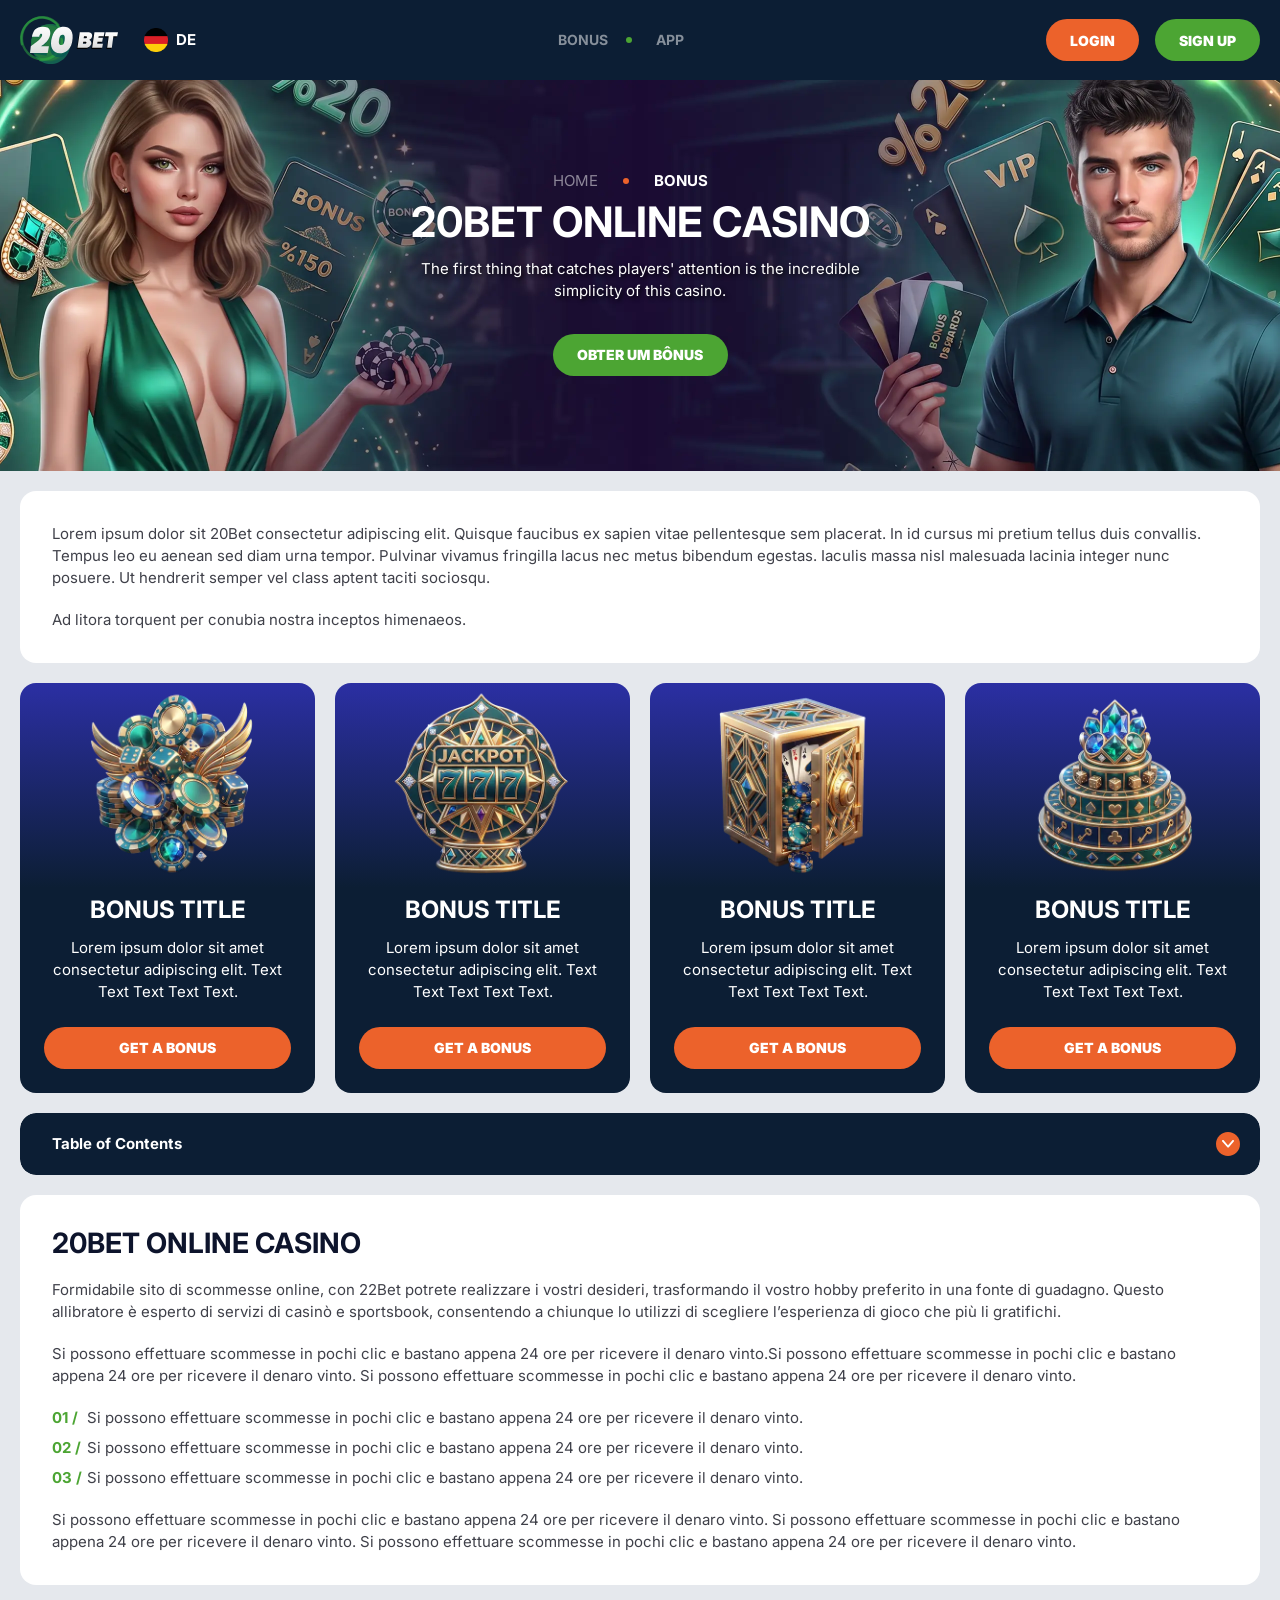
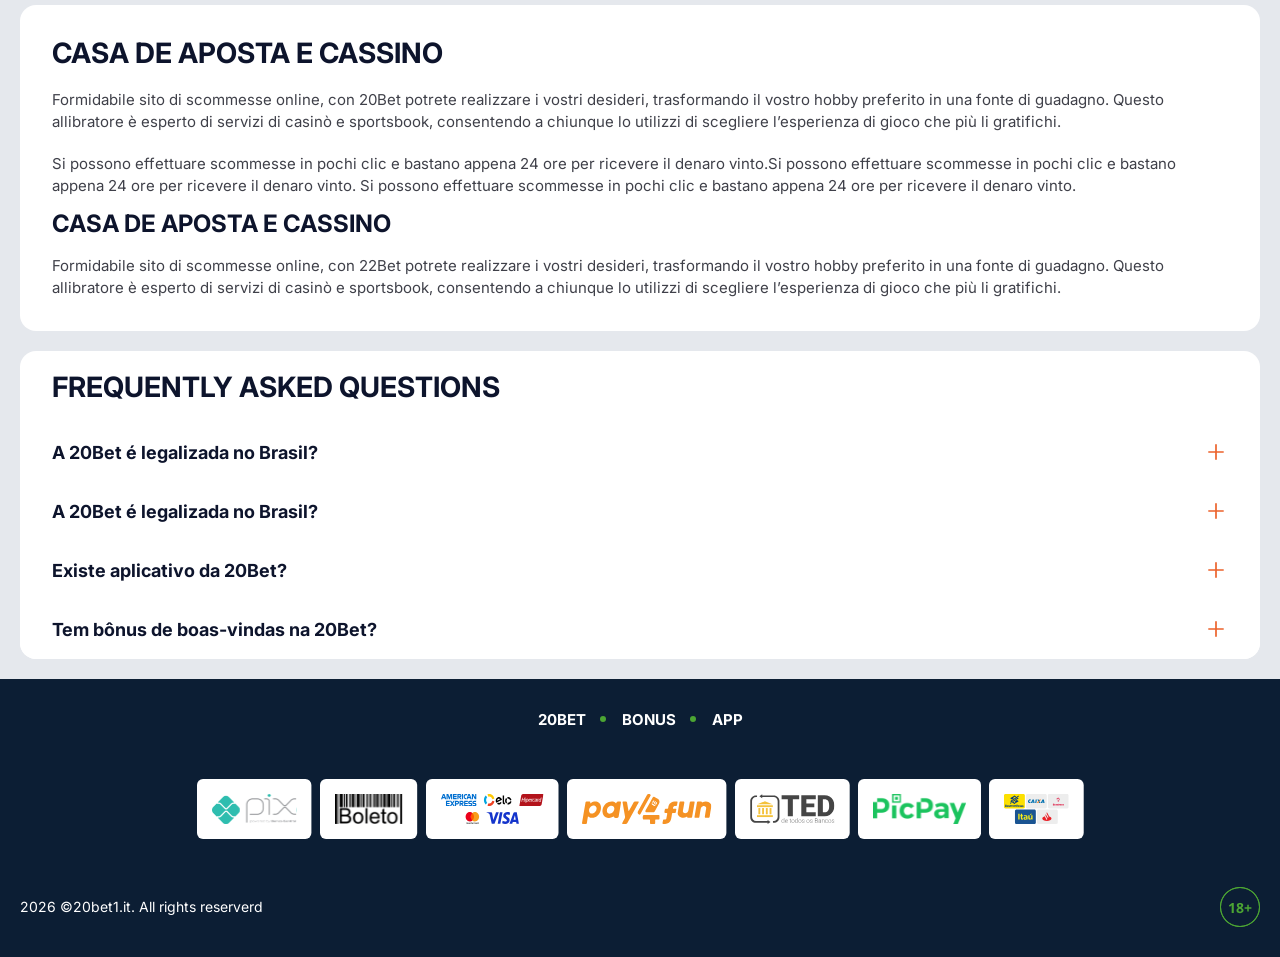
<file: bonus.html>
<!DOCTYPE html>
<html lang="de">
  <head>
    <meta charset="UTF-8" />
   
    <meta name="viewport" content="width=device-width, initial-scale=1.0" />
    <title>22Bet </title>
    <meta name="description" content />
    <meta property="og:site_name" content />
    <meta property="og:title" content />
    <meta property="og:type" content="website" />
    <meta property="og:url" content />
    <meta property="og:image" content />
    <meta property="og:image:alt" content />
    <meta property="og:locale" content="de" />
    <meta property="og:description" content />
    <link rel="preconnect" href="https://fonts.googleapis.com" />
    <link rel="preconnect" href="https://fonts.gstatic.com" crossorigin="anonymous" />
    
   <link href="https://fonts.googleapis.com/css2?family=Roboto:wght@100..900&display=swap" rel="stylesheet">
  <link href="https://fonts.googleapis.com/css2?family=Inter:wght@100..900&display=swap" rel="stylesheet">
 
    <link rel="stylesheet" href="./css/reset.css" />
    <link rel="stylesheet" href="./css/main.css" />
    <link rel="stylesheet" href="./css/media.css"/>
    <link rel="icon" href="./images/Group.png" type="image/x-icon"/>
    <script
    src="https://code.jquery.com/jquery-3.6.1.min.js"
    integrity="sha256-o88AwQnZB+VDvE9tvIXrMQaPlFFSUTR+nldQm1LuPXQ="
    crossorigin="anonymous"
  ></script>
  </head>
  <body>
    <header class="header">
      <section class="content header__content">
        <a href="./index.html" class="logo header__logo"
          ><img src="./images/logo.svg" alt="logo" title
        /></a>
        <button class="header__btn-menu" >
          <svg width="16px" height="16px" viewBox="0 0 16 16" xmlns="http://www.w3.org/2000/svg">
              <rect y="0" width="16" height="3" rx="1.5"></rect>
              <rect y="6.5" width="16" height="3" rx="1.5"></rect>
              <rect y="13" width="16" height="3" rx="1.5"></rect>
            </svg>
        </button>
  <a href="#" class="header__flag">
                <span><img src="./images/flag.png" alt="flag" title /></span>
                <span>de</span>
              </a>
           <nav class="menu header__menu">
       <ul class="header__menu-list">
                
              <li >
                 <a href="./bonus.html" >
                Bonus
              </a>
            
            </li>
              <li>
                <a href="./app.html">
                 App
                </a>
              </li>
              
             
             
            </ul>
            <div class="header__button header__button-menu " >
              <a href="#" class="button  button__login-menu">log in</a>
              <a href="#" class="button button__menu">registration</a>
            </div>
           
          </nav>
         
            <a href="#" class="button button__login">login</a>
            <a href="#" class="button button__singup">sign up</a>
            <!-- <div id="clock" class="header__time">00:00</div> -->
           
      </section>
    </header>
     <main class="main home main-page">
        <section class=" hero hero__page">
           
            <div class="background ">
              <img src="./images/bonus/bg-bonus.webp" alt="hero" title />
              
            </div>
            <div class="hero__wrapper hero__wrapper-page">
              <div class="hero__data hero__data-bonus">
                <ul
                class="breadcrumbs "
                
              >
                <li
                  
                >
                  <a href="/" >
                    <span >Home</span></a
                  >
                 
                </li>
                <li
                  
                >
                  <a href="#" > <span >Bonus</span></a>
                 
                </li>
              </ul>
                <h1 class="title general hero__title">
               20Bet Online casino
                </h1>
                 <p class="hero__text">The first thing that catches players' attention is the incredible simplicity of this casino.</p>
               
                <a href="#" class="button  hero__button ">Obter um Bônus</a>
               
              </div>
             
            </div>
          </section>
      <section class="main__wrap main__wrap-page">
       
       <section class="content__wrapper content__wrapper-page">
        <section class="content article">
            <p>
             Lorem ipsum dolor sit 20Bet consectetur adipiscing elit. Quisque faucibus ex sapien vitae pellentesque sem placerat. In id cursus mi pretium tellus duis convallis. Tempus leo eu aenean sed diam urna tempor. Pulvinar vivamus fringilla lacus nec metus bibendum egestas. Iaculis massa nisl malesuada lacinia integer nunc posuere. Ut hendrerit semper vel class aptent taciti sociosqu.
            </p>
            <p>
             Ad litora torquent per conubia nostra inceptos himenaeos.
            </p>
          </section>
           <section class="content bonuses">
            <ul class="bonuses__list">
               <li class="bonuses__item">
                 
                  <div class="bonuses__img">
                     <img src="./images/bonus/banner-bonus1.webp" alt="" title="">
                  </div>
                  <div class="bonuses__desc">
                     <div class="wrap">
                       
                        <h2 class="title high bonuses__title">Bonus Title</h2>
                        <div class="bonuses__text">
                           <p>Lorem ipsum dolor 
sit amet consectetur adipiscing elit. Text Text Text Text Text.</p>
                        </div>
                        
                     </div>
                     <div class="bonuses__buttons">
                       <a href="#" class="button bonuses__button">Get a bonus</a>
                     
                   </div>
                  </div>
                  
               </li>
               <li class="bonuses__item">
                 
                  <div class="bonuses__img">
                     <img src="./images/bonus/banner-bonus2.webp" alt="" title="">
                  </div>
                    <div class="bonuses__desc">
                     <div class="wrap">
                       
                        <h2 class="title high bonuses__title">Bonus Title</h2>
                        <div class="bonuses__text">
                           <p>Lorem ipsum dolor 
sit amet consectetur adipiscing elit. Text Text Text Text Text.</p>
                        </div>
                        
                     </div>
                     <div class="bonuses__buttons">
                       <a href="#" class="button bonuses__button">Get a bonus</a>
                     
                   </div>
                  </div>
               </li>
               <li class="bonuses__item">
                
                  <div class="bonuses__img">
                     <img src="./images/bonus/banner-bonus3.webp" alt="" title="">
                  </div>
                 <div class="bonuses__desc">
                     <div class="wrap">
                       
                        <h2 class="title high bonuses__title">Bonus Title</h2>
                        <div class="bonuses__text">
                           <p>Lorem ipsum dolor 
sit amet consectetur adipiscing elit. Text Text Text Text Text.</p>

                        </div>
                        
                     </div>
                     <div class="bonuses__buttons">
                       <a href="#" class="button bonuses__button">Get a bonus</a>
                     
                   </div>
                  </div>
               </li>
                 <li class="bonuses__item">
                
                  <div class="bonuses__img">
                     <img src="./images/bonus/banner-bonus4.webp" alt="" title="">
                  </div>
                 <div class="bonuses__desc">
                     <div class="wrap">
                       
                        <h2 class="title high bonuses__title">Bonus Title</h2>
                        <div class="bonuses__text">
                           <p>Lorem ipsum dolor 
sit amet consectetur adipiscing elit. Text Text Text Text Text.</p>

                        </div>
                        
                     </div>
                     <div class="bonuses__buttons">
                       <a href="#" class="button bonuses__button">Get a bonus</a>
                     
                   </div>
                  </div>
               </li>
        
            </ul>
         </section>
          <section class="content menu-review__content">
                <div class="menu__review-desk menu__review-content">Table of Contents</div>
                <ul class="menu__review menu__review-list">
                  <li><a href="#">Casa de Aposta e Cassino</a></li>
                    <li><a href="#">Casa de Aposta e Cassino</a></li>
                      <li><a href="#">Casa de Aposta e Cassino</a></li>
                        <li><a href="#">Casa de Aposta e Cassino</a></li>
                          <li><a href="#">Frequently Asked Questions</a></li>
                </ul>
             
          
          </section>
         
         
         <section class="content article">
            <h2 class="title high article__title">20bet online casino</h2>
            
            <p>
             Formidabile sito di scommesse online, con 22Bet potrete realizzare i vostri desideri, trasformando il vostro hobby preferito in una fonte di guadagno. Questo allibratore è esperto di servizi di casinò e sportsbook, consentendo a chiunque lo utilizzi di scegliere l’esperienza di gioco che più li gratifichi.
            </p>
            <p>
             Si possono effettuare scommesse in pochi clic e bastano appena 24 ore per ricevere il denaro vinto.Si possono effettuare scommesse in pochi clic e bastano appena 24 ore per ricevere il denaro vinto. Si possono effettuare scommesse in pochi clic e bastano appena 24 ore per ricevere il denaro vinto.
            </p>
           <ol>
              <li>Si possono effettuare scommesse in pochi clic e bastano appena 24 ore per ricevere il denaro vinto.</li>
              <li>Si possono effettuare scommesse in pochi clic e bastano appena 24 ore per ricevere il denaro vinto.</li>
              <li>Si possono effettuare scommesse in pochi clic e bastano appena 24 ore per ricevere il denaro vinto.</li>
            </ol>
            <p>Si possono effettuare scommesse in pochi clic e bastano appena 24 ore per ricevere il denaro vinto. Si possono effettuare scommesse in pochi clic e bastano appena 24 ore per ricevere il denaro vinto. Si possono effettuare scommesse in pochi clic e bastano appena 24 ore per ricevere il denaro vinto.</p>
          </section>
           <section class="content article">
            <h2 class="title high article__title">Casa de Aposta e Cassino</h2>
            
            <p>
             Formidabile sito di scommesse online, con 20Bet potrete realizzare i vostri desideri, trasformando il vostro hobby preferito in una fonte di guadagno. Questo allibratore è esperto di servizi di casinò e sportsbook, consentendo a chiunque lo utilizzi di scegliere l’esperienza di gioco che più li gratifichi.
            </p>
            <p>
             Si possono effettuare scommesse in pochi clic e bastano appena 24 ore per ricevere il denaro vinto.Si possono effettuare scommesse in pochi clic e bastano appena 24 ore per ricevere il denaro vinto. Si possono effettuare scommesse in pochi clic e bastano appena 24 ore per ricevere il denaro vinto.
            </p>
          
            <h3>Casa de Aposta e Cassino</h3>
            <p>Formidabile sito di scommesse online, con 22Bet potrete realizzare i vostri desideri, trasformando il vostro hobby preferito in una fonte di guadagno. Questo allibratore è esperto di servizi di casinò e sportsbook, consentendo a chiunque lo utilizzi di scegliere l’esperienza di gioco che più li gratifichi.</p>
          </section>
        
           <section class="content faq">
            <h2 class="title high faq__title">Frequently Asked Questions</h2>
            <ul class="faq__list " >
              <li class="faq__item"  >
                <h3 class="title medium faq__subtitle js-button-expander js-button-expander--faq"  >A 20Bet é legalizada no Brasil?
                 </h3>
                <div  class="faq__answer js-expand-content js-expand-content--faq" >
                  <p  >
                    Sim, a casa de apostas tem licença emitida por Curaçao, que é reconhecida no Brasil e a permite atuar por aqui.
                  </p>
                </div>
              </li>
              <li class="faq__item"  >
                <h3 class="title medium faq__subtitle js-button-expander js-button-expander--faq"  >A 20Bet é legalizada no Brasil?</h3>
                <div class="faq__answer js-expand-content js-expand-content--faq" >
                  <p  >
                    Sim, a casa de apostas tem licença emitida por Curaçao, que é reconhecida no Brasil e a permite atuar por aqui.
                  </p>
                </div>
              </li> 
              <li class="faq__item"  >
                <h3 class="title medium faq__subtitle js-button-expander js-button-expander--faq"  >Existe aplicativo da 20Bet?</h3>
                <div class="faq__answer js-expand-content js-expand-content--faq" >
                  <p  >
                   Sim, disponível para sistemas operacionais iOS e Android.
                  </p>
                </div>
              </li> 
              <li class="faq__item"  >
                <h3 class="title medium faq__subtitle js-button-expander js-button-expander--faq"  >Tem bônus de boas-vindas na 20Bet?</h3>
                <div class="faq__answer js-expand-content js-expand-content--faq" >
                  <p  >
                   O pacote especial para novos usuários da 20Bet paga 100% sobre o primeiro depósito, com limite de 600 BRL.
                  </p>
                </div>
              </li> 
             
            </ul>
          </section>
          
        </section> 
        
        <div class=""  onclick="scrollToTop()">
          <button class="main__arrow" id="scrollToTopBtn"></button>
        </div> 
        
      </section>
    </main> 
      <footer class=" footer ">
      <section class="content footer__content">
        <ul class="footer__menu">
        <li><a href="/">20bet</a></li>
         <li><a href="./bonus.html">bonus</a></li>
          <li><a href="./app.html">app</a></li>
      
        </ul>
       
          <ul class="footer__cards-list">
           
            <li>
              <a href="#"
                ><img src="./images/footer-img1.svg" alt="cardpay" title
              /></a>
            </li>
             <li>
              <a href="#"
                ><img src="./images/footer-img2.svg" alt="cardpay" title
              /></a>
            </li>
             <li>
              <a href="#"
                ><img src="./images/footer-img3.svg" alt="cardpay" title
              /></a>
            </li>
             <li>
              <a href="#"
                ><img src="./images/footer-img4.svg" alt="cardpay" title
              /></a>
            </li>
             <li>
              <a href="#"
                ><img src="./images/footer-img5.svg" alt="cardpay" title
              /></a>
            </li>
             <li>
              <a href="#"
                ><img src="./images/footer-img6.svg" alt="cardpay" title
              /></a>
            </li>
             <li>
              <a href="#"
                ><img src="./images/footer-img7.svg" alt="cardpay" title
              /></a>
            </li>
           
          </ul>
       
        <div class="footer__wrapp">
          <div class="footer__text">
           
            <p>2026 &copy;20bet1.it. All rights reserverd 
</p>
           
          </div>
          <div class="footer__age">
            <img src="./images/age.svg" alt="age" title />
          </div>
        </div>
      
      </section>
    </footer>
    
    <script src="./js/sidebar.js" defer></script>
    <script src="./js/expander.js" defer></script>
    <script src="./js/mobile-menu.js" defer></script>
    <!-- <script src="./js/clock.js" defer></script> -->
       <script src="./js/arrowUp.js" defer></script>
  </body>
</html>
</file>
<file: css/main.css>
html{
    -webkit-text-size-adjust: 100%;
    scroll-behavior: smooth;
  }
  
  body {
      display: block;
      position: relative;
      width: 100%;
   background: #E5E8ED;

font-family: 'Inter', sans-serif;
      font-size: 15px;
      font-weight: 400;
      line-height: 22px;
      text-align: left;
      color:#3F4049;
      overflow-x: hidden;
    }
  
    
    .content {
      display: block;
      position: relative;
      width: 100%;
      max-width: 1020px;
      max-width: 100%;
      /* overflow: hidden; */
      border-radius: 16px;
      background: #FFFFFF;
      padding:32px ;
      margin: 0 auto 20px auto;
    }
    
    h1,
    h2,
    h3,
    h4,
    .title {
      display: block;
      position: relative;
      font-size: 42px;
      font-weight: 700;
      line-height: 40px;
      text-align: center;
      color: #ffffff;
    }
    
    h1,
    .title.general {
      text-transform: uppercase;
    }
    
    h2,
    .title.high {
      display: flex;
      align-items: center;
      justify-content:flex-start;
      font-size: 28px;
      line-height: 32px;
      color:#0D142C;
      text-transform: uppercase;
      
    }

    
    h3,
    title.medium {
      font-size: 24px;
      line-height: 22px;
      text-align: left;
      color:#0D142C;
      text-transform: uppercase;
    }
    
    article > *,
    .article > *,
    .desk > * {
      margin-top: 20px;
    }
    
    article > *:first-child,
    .article > *:first-child,
    .desk > *:first-child {
      margin-top: 0 !important;
    }
    
    article > h2,
    .article > h2,
    .desk > h2 {
      margin-top: 32px;
    }
    
    article > h3,
    .article > h3,
    .desk > h3 {
      margin-top: 16px;
    }
    
    .button {
      
      position: relative;
    display: inline-block;
      min-width: 175px;
      height: 42px;
      border-radius: 1000px;
      background: #4CA533;

      overflow: hidden;
      font-size: 14px;
      font-weight: 900;
      line-height:160%;
      text-align: center;
      text-decoration: none;
      text-transform: uppercase;
      color: #ffffff;
      white-space: nowrap;
      cursor: pointer;
      padding: 10px 24px;
      margin: 0 auto;
    
      transition: all 0.5s;
    }
    
    .button:hover {
      background: #EC622B;

    }
    
    
    .header,
    .main ,.footer {
      display: flex;
      position: relative;
      justify-content: space-between;
      align-items: center;
     
      max-width: 1440px;
      max-width: 100%;
      
      margin: 0 auto;
    }
    
    .background{
      display: block;
      position: absolute;
      bottom: 0;left: 0;
      height: 100%;
      width: 100%;
      overflow: hidden;
    }
    
    .background img{
      position: relative;
      width: 100%;height: 100%;object-fit: cover;
      
    }

    .background-page img{
      border-radius: 0;
    }
    
    .images img{
      border-radius: 12px;
      width: 100%;
      height: 100%;
      overflow: hidden;
      display: block;
    }

    .faq {
      overflow-anchor: none;
    }
    
    /* -------------------HEADER---------------- */
    .header {
      position: fixed;
      top: 0;
      left: 0;
      right: 0;
      width: 100%;
      z-index: 100;
      background: #0C1E34;


    }
    
    .header__content {
      position: relative;
      display: flex;
      flex-direction: row;
      align-items: center;
      justify-content: space-between;
      max-width: 1300px;
      max-height: 80px;
      border-radius: 0;
      background: #0C1E34;

      padding: 16px 30px;
      margin: 0 auto;
    }
    
    .logo {
      display: block;
      position: relative;
      flex: 0 0 100px;
      margin-right:24px;
    }
    
    .logo img {
      display: block;
      position: relative;
      width: auto;
      max-height: 48px;
    }
    
    .logo:hover{
      transform: scale(1.1);
    }
    .header__menu {
      display: flex;
      white-space: nowrap;
      max-height: calc(100vh - 70px);
    scrollbar-width: none; 
  -ms-overflow-style: none; 
  
    }
        .header__menu::-webkit-scrollbar {
  display: none; 
}
    
    .header__app {
  display: flex;
  justify-content: center;
  flex: 0 1 auto;

  max-width: 221px;
  max-height: 48px;
  border-radius: 12px;
background: #1A3769;

  font-weight: 700;
  font-size: 16px;
  line-height: 24px;
  text-transform: uppercase;
  color: #ffffff;
  white-space: nowrap;
  padding: 12px 24px;
  margin-right: 24px;
  box-shadow: 0px 4px 18px 0px #0E181140;

  transition: all 0.5s;
}

.header__app:hover {
  background: #194085;
  transform: scale(1.1);
}

.header__app span {
  display: flex;
  align-items: center;
}
.header__app img {
  display: block;

  width: 24px;
}

.header__app span:not(:last-child) {
  margin-right: 8px;
}

    
    
    .header__menu-list {
      display: flex;
      justify-content: center;
      align-items: center;
      white-space: nowrap;
      flex: 1 1 auto;
      
      border-radius: 50px;
     


    }
    .header__menu-list li {
      display: block;
      /* padding:  12px 24px; */
    }
    
    .header__menu-list li a {
      display: inline-flex;
      position: relative;
      align-items: center;
      font-weight: 700;
      font-size: 14px;
      line-height: 160%;
      text-transform: uppercase;
      color:#FFFFFF80;
      transition: all 0.5s;
     padding:   29px 24px 29px 24px;
    }

    .header__menu-list li:not(:last-child) a::before,  .footer__menu li:not(:last-child) a:before{
      content: "";
      display: block;position: absolute;
      right: 0;top: 50%;
      transform: translateY(-50%);
      width: 6px;height: 6px;
      border-radius: 50%;
      background:  #4CA533;

    }.footer__menu li:not(:last-child) a:before{
      right: 0;
    }
    
    .header__menu-list li:hover a{
    /* text-decoration: underline; */
color: #ffffff;
border-radius: 50px;
      
    }
    
    .menu a{
      display: none;
    }
    
  
    span {
      display: inline-block;
    }
    
    .header__menu-list a img,
    .header__flag img {
      width: 24px;
      height: 24px;
      vertical-align: middle;
    }
    
    /* .header__menu-list a span:last-child {
      margin-left: 16px;
    } */
    
    .header__flag span:first-child {
      flex: 0 1 24px;
      margin-right: 8px;
      
    }

.header__menu-wrap {
    position: absolute;
    padding-top: 80px;
    left: 0;
    top: 0px;
    width: fit-content;
    min-width: 150px;
    height: 0;
    z-index: -1;
    overflow-y: hidden;
}

.header__menu-item:hover .header__menu-wrap {
 
    height: auto;
}
.header__menu-wrap ul{
  display: flex;
  flex-direction: column;
  
  background: #0C1E34;
  box-shadow: 0px 4px 18px 0px #0E181140;

    border-radius: 0 0 6px 6px;
    padding: 8px 0px;
}
.header__menu-wrap ul li{
  padding: 8px 16px;
  transition: all 0.5s;
}

.header__menu-wrap ul li:hover{
  background: none;
  
}
.header__menu-list .header__menu-item  a{
    position: relative;
    padding-right: 56px;
   /* text-decoration: none !important; */
}
.header__menu-list .header__menu-item:hover > a{

color: #ffffff;
}

.header__menu-list li:first-child .header__menu-item {
    padding-left: 0;
}


.header__menu-list > li {
  position: relative;
}


.header__menu-list li .header__menu-wrap ul li a{
  color:#ffffff !important;
    text-decoration: none !important;
 padding: 0;
 width: 100%;
}

.header__menu-list li .header__menu-wrap ul li:hover a{

color:#EC622B !important;
}
.header__menu-list li .header__menu-wrap ul li:hover{
  background: #0000004D;
}

.header__menu-list li .header__menu-wrap ul li a::after{
  display: none;
}


.header__menu-item > a::after{
  content: '';
  display: block;position: absolute;
  width: 12px;height: 12px;
  right: 32px;
  top: 50%;
  transform: translateY(-50%);
  background: url('../images/menu-arrowDown1.svg') no-repeat center center / contain;
  transition: transform 0.5s ease;
}

.header__menu-list li:first-child.active a::after,.header__menu-list li:nth-child(3).active a::after{
transform: translateY(-50%) rotate(180deg);
}

.header__menu-list li:first-child:hover a::after,.header__menu-list li:nth-child(3):hover a::after{
transform: translateY(-50%) rotate(180deg);
 background: url('../images/menu-arrowDown.svg') no-repeat center center / contain;
 
}

.header__menu-list .header__menu-wrap ul a::before{
display: none;
}
li.active .header__menu-wrap{
display: flex;
  gap: 8px;
}
    .header__flag {
      display: flex;font-weight: 700;
    align-items: center;
      margin-left: 0;
      color:#ffffff;
      text-transform: uppercase;
      margin-right: auto;
    }

    .button__login{
        margin-left: auto;
    }

    .button__login{
      line-height: 20px;
        min-width: 92px;
      background: #EC622B;
height: 42px;

        padding: 12px 24px;
        margin: 0 16px 0 auto;
    }
    
 .button__singup{
  height: 42px;
  line-height: 22px;
  min-width: 105px;
  padding: 11px 24px;
 background: #4CA533;

    margin: 0;
 }

 .button__singup:hover{
background: #EC622B;
 }
    .header__time{
        color:#FFFFFF;
        position: relative;
        margin-left: 24px;
    }

   
    .button__login:hover {
  background: #4CA533;

    }
    
    .header__btn-menu{
      display: block;
      flex: 0 1 auto;
      min-width: 0;
      border:1px solid #ffffff; 
      border-radius: 10px;
     background: #0C1D34;

      padding: 12px;
      margin-left: 12px;
      order: 3;
     
      
    }
    
    
    svg {
      position: relative;
      fill: #ffffff;
      line-height: 1;
      vertical-align: 1;
    }
    
     
    
     
    
    
    /* ------------------ MAIN------------- */
    .main.home{
      display: flex;
     
    }
    
    .main__wrap {
      display: flex;
      position: relative;
      flex: 1 1 100%;
      justify-content: center;
      align-items: stretch;
      max-width: 1300px;
      padding: 20px 30px;
      margin: 0 auto;
    }
    
    
    
   
    .menu__review-content::after {
      content: "";
      position: absolute;
      right: 20px;
      top:50%;
      transform: translateY(-50%);
      width: 24px;
      height: 24px;
     background: url('../images/sidebar-arrowDown.svg') no-repeat center center / contain;
      transition:  all 0.5s;
    }

   
    
   
    
    .menu__review-content.active::after {
      transform: translateY(-50%) rotate(180deg);
    }
    
    .menu-review__content{
     overflow: hidden;
      padding: 0;
      margin-bottom: 20px;
   
      
    }
  
    .menu__review-content{
      position: relative;
      padding:20px 60px 20px 32px;
      color: #ffffff;
      font-weight: 700;
      border-radius: 16px;
      text-transform: none;
background: #0C1E34;
cursor: pointer;

    }

    
    .menu__review-content.active{
     
border-radius: 0px ;
     /* border-bottom: 2px solid #47B151; */
    }
    
    .menu__review li a {
     color: #0D142C;
      position: relative;
     display: flex;
    }

    .menu__review li::before{
      content: "";
      display: block;
      position: absolute;
      left: 32px;
      top: 50%;
      transform: translateY(-50%);
      width: 6px;height: 6px;border-radius: 50%;
      background: #EC622B;
    }
  
    .menu__review li:hover a{
     
      
    }

    .menu__review li:hover{
      /* border-left: 2px solid #054146; */
     background: #EDEDED;
    }
    .menu__review li:hover::before{
      background:#4CA533 ;
    }
   
   
     
    .menu__review.active{
      display: block;
     
      border-radius: 0 0 16px 16px;
    }
    .menu__review-list{
      padding: 0;
    }
    .menu__review-list li{
      position: relative;;
      padding: 8px 16px 8px 50px;
    }
    .content__wrapper {
      
    
      flex: 0 1 100% ;
    }

    
  
      
    /* -----------hero ----------- */
    .content__wrapper{
      position: relative;
       
     
    
    }
    
    .hero{
      padding: 0;
      min-height: 391px;
      display: flex;
      background:none;
  
      align-items: center;
      padding: 24px 24px 24px 0;
  }
    
    .hero__wrapper {
     
      display: flex;
      align-items: center;
     
    }
    
  
    .hero__data{
    display: block;
      position: relative;
        max-width: 550px;
      padding: 12px; 
      text-align: center;
    }
    
    .hero__title{
      margin-bottom: 16px;
      text-align: center;
     
    }
  
    .hero__text{
      color:#ffffff;
      font-weight: 400;
      text-transform: none;
      margin-bottom: 32px;
    }
    
    
    .hero__rating {
      display: flex;
      font-weight: 700;
      align-items: center;
      justify-content: center;
      text-transform: uppercase;
      color:#EC622B;
      margin-bottom: 10px;
    }
    
    .hero__rating p{
       text-transform: uppercase;
     margin-right: 10px;
     font-weight: 700;
     margin-bottom: 0;
    color:#EC622B;
     
    }
     .hero__rating span{
      white-space: nowrap;
     }
    .hero__button{
      display: inline-block;
    
      
      
      
      
    }


    
    
   .hero__data .hero__span{
      font-weight: 400;
      font-size: 12px;line-height: 18px;
      color:#ffffff;
    }
    
    
    
 

/* ------------features------ */

  
.features__wrap {
  display: flex;
  gap:20px;
}
.features__list,
.features__table {
 
   flex:0 0  100%;
  border-radius: 6px;
  

}
.features__content{
  display: flex;gap: 20px;
  width: calc(100% / 2 - 10px);
}

.features__banner{
  display: flex;
  justify-content: center;align-items: center;
  position: relative;
  
  border-radius: 12px;
  flex : 0 0 100%;
}

.features__banner img{
  display: block;width: 100%;height: 100%;
  border-radius: 12px;
  object-fit: cover;
}

.banner-logo{
  display: block;
  position: absolute;
  top: 20px;
 left: 20px;
  transition: all 0.5s;
}
.banner-logo:hover{
 opacity: 0.5;
}
.banner-logo img{
  width: 134px;
  height: auto;
}

.features__title{
  margin-bottom: 16px;

}

.features__list li {
  display: flex;
  gap: 8px;
  position: relative;
   padding: 8px 16px ;
}

/* .features__list li + li,
.features__table tr + tr {
  margin-top: 8px;
} */

.features__table tr,.features__list li{
/* background: #FFFFFF;

border-radius: 6px; */
  color:#C6C3C4;
}


.features__table {
border-collapse: separate;
display: flex;
width: 100%;
gap: 20px;
}

.features__table tbody{
  width: 100%;display: grid;
  grid-template-columns: repeat(2,1fr);
  gap: 24px;
  row-gap: 8px;
}

.features__table tr {
  font-weight: 700;
  display: flex;
  flex-direction: row;
  align-items: center;
  text-align: left;
  gap: 10px;
 font-size: 14px;
 color: #0D142C;
border-bottom: 1px solid #0F0F0F1A;
border-radius: 0px;
padding: 12px 16px;
 
}





.features__table tr td:last-child{
  font-weight: 400;
  padding-left: 0;
 

}

.features__table tr td:first-child{
  font-weight: 700;
  text-transform: none;
  color: #0D142C;
  
}

.features__table td {
  width: 100%;
}


/* -------------banner---------------- */

.banner {
  display: flex;
  align-items: center;
  justify-content:center;
  overflow: hidden;
  width: 100%;
  min-height: 420px;
  padding:  20px ;
  background: #003439;

    border-radius: 16px;
    margin-bottom: 20px;

  
}

.banner__decor{
  position: absolute;
  right: 177px;top: 0;bottom: 0;
}

.banner__info {
  display: flex;
 
  flex-direction: column;
  align-items: center;
  position: relative;
  
  max-width: 450px;
  text-align: center;
 
  border-radius: 20px;
  padding: 16px;
}

.banner .banner__title-main {
  flex-direction: column;
  align-items:center;
 
  font-weight: 700;
  line-height:120%;
  font-size: 42px;
  width: 100%;
  color: #FFFFFF;
  text-align: center;
  text-transform: uppercase;
  margin-bottom: 16px;
  padding-left: 0;
  padding-right: 0;
  border-left: none;
}

.banner .banner__title::after,.banner .banner__title-main::before, .banner .banner__title-main::after {
  display: none;
  
}

.banner__subtitle{
  position: relative;
  color: #FFFFFF;
  font-size: 18px;
  line-height: 22px;
  font-weight: 400;
  text-align: center;
  text-transform: none;
  
  margin-bottom: 32px;
  
}



.banner__button {
  min-width: 200px;

}



   
        /* ----------------review------------- */
    
      
        .article {
          display: flex;
          flex-direction: column;
        }
        .article ul li{
          position: relative;
          padding-left: 25px;
          
        }
    
        .article ul li + li,.article ol li + li{
          margin-top: 8px;
        }
    
        .article ul li::before{
          content:'';
          position: absolute;
          left: 0;
          top:50%;
        transform: translateY(-50%) rotate(45deg);
  width: 10px;
  height: 10px;
          
          background:#4CA533;
        }

        .article-page ul li::before{

          background:#054146;
        }

       

       
    
    
        .article  .button{
          margin: 20px auto 0 auto;
          background:#EC622B ;
min-width: 200px;
        }

        .article__background .article__button:hover{
          background: #2E9344;

        }
  
    

        .article a:not(.button){
            color:#4CA533; 
            text-decoration: underline;
        }
         .article a:not(.button):hover{
          color: #EC622B;
         }

        /* для нумерованного списка */

.article ol {
  counter-reset: ol;
  position: relative;
  
}

.article ol li {
  counter-increment: ol; 
  position: relative; 
  padding-left: 35px;}

.article ol li::before {
  content: counter(ol, decimal-leading-zero) " / "; 
  display: inline-block;
  position: absolute;
  font: inherit;
  font-weight: 700;
 
  left: 0;
  color : #4CA533;

}
/*  */
    
        /* ------------sidebar-right----------- */
    
        .menu__casino{
          display: flex;
          flex-wrap: wrap;
          gap:8px;
          align-items: center;
          padding: 8px;
        }
    
        .menu__casino li a{
          border-radius: 10px;
          overflow: hidden;
        }
  
        .menu__casino li a img{
          display: block;
          border-radius: 12px;
        }
    
    
        .main__sidebar-right{
          margin-bottom: 0;
        }
      /* --------------rating------------------- */
      .ratings__list {
  display: flex;

  flex-wrap: wrap;
  gap: 20px;
  display: grid;
  grid-template-columns: repeat(6,1fr);
}

.ratings__list li {
  position: relative;
  display: flex;
  justify-content: center;
  flex-direction: column;
  width: 100%;

  color: #ffffff;
}

.ratings__content {
  display: flex;
  flex-direction: column;
  gap: 4px;
  margin-bottom: 16px;
  margin-top: 16px;
}

.ratings__info {
  display: flex;
  flex-direction: column-reverse;
  justify-content: center;
  align-items: center;
  font-size: 15px;
  line-height: 22px;
  font-weight: 400;
 background: #ECF5F8;

  border-radius: 6px;
  color: #185A61;
  text-transform: uppercase;
  gap: 8px;
  padding: 16px 20px ;
}

.ratings__list p {
  font-size: 15px;
  line-height: 22px;
  font-weight: 700;
  text-transform: uppercase;
 text-align: center;
  color: #185A61;
}

.ratings__img {
  display: flex;
  gap: 4px;
}

.ratings__img img {
  width: 32px;
  height: 32px;
}




.ratings__data span:first-child {
  font-weight: 700;
}

    /* ----------faq----------------------- */
    .faq{
      padding: 0;
      overflow: hidden;
    }
    .faq__subtitle {
      position: relative;
      font-weight: 700;
      font-size: 18px;
      line-height: 150%;
      text-align: left;
      color: #0D142C;
background: #ffffff;

      border-radius: 0px;
      text-transform: none;
      cursor: pointer;
      padding: 16px 56px 16px 32px;
    }
    
    
  
    .faq__title{
      margin-bottom: 0px;
      padding: 20px 32px 20px 32px;
    }
    
    .faq__subtitle::after {
      content: "";
      display: block;
      position: absolute;
      top: 50%;
      transform: translateY(-50%);
      right: 32px;
      width: 24px;
      height: 24px;
      background: url('../images/faq-plus.svg') no-repeat center center / contain;
      transition: transform 0.3s ease-in-out;
    }
    
    .faq__subtitle.active::after {
     background: url('../images/faq-minus.svg') no-repeat center center / contain;
      transform: translateY(-50%) rotate(180deg); 
    }
    
    .faq__item{
      position: relative;
   
      
    }
    
    
    .faq__subtitle.active {
background: #DADADA;

border-radius:  0;
  color: #4CA533;
border-bottom: none;
 padding-bottom: 8px;

    }
    
    .faq__answer {
      position: relative;
background: #DADADA;

  color: #0D142C;
      border-top: none;
     border-radius:0 ;
      padding:0 20px  12px 32px;
      
    }
    
    .js-expand-content {
      display: none;
      overflow: hidden;
    }
    
    .js-expand-content.expanded {
      height: 100%;
    }
    
    
    /* ---------main__arrow------ */
    .main__arrow {
      display: block;
      position: fixed;
      width: 40px;
      height: 40px;
      right: 20px;
      bottom: 80px;
      
    overflow: hidden;
    border-radius: 6px;
      background: url('../images/ArrowUp.svg') no-repeat center center / contain;
      z-index: 100;
  
      
  }

  .content:last-child{
    margin-bottom: 0;
  }
    
    /* ------------footer----------------- */
    .footer{
       display: flex;
      position: relative;
     
      background: #0C1E34;
       
      
    }
    
    .footer__content{
      display: flex
;
    flex-direction: column;
    align-items: center;
      gap:32px;
      max-width: 1280px;
      padding: 30px 20px;
      /* padding: 30px 10px 10px 30px; */
      background: transparent;
      margin-bottom: 0;
      
    }
    .footer__menu{
      display: flex;
      justify-content:center;
      gap: 16px;
      flex-wrap: wrap;
    }
    
   

    .footer__menu li a{
      font-weight: 700;text-transform: uppercase;
        position: relative;
        color:#ffffff;
        transition: all 0.5s;
    
    }
    .footer__menu li:not(:last-child) a{
      padding-right: 20px;
    }
  

    .footer__menu li:hover a{
color: #5AB060;
    }
    .footer__info{
        position: relative;
    }

    
    .footer__info a{
     
      color: inherit;
    
    } 
    
    .footer__cards-list {
      display: flex;
      flex-wrap: wrap;
      align-content: center;
      justify-content: center;
      align-items: center;
      gap:8px;
      padding-top: 16px;padding-bottom: 16px;
    
    }
    
    
    
    .footer__cards-list li img {
      width: 100%;
      
      height: auto;
      display: block;
    }

    .footer__cards-list li{
      transition:  all 0.5s;
    }
    .footer__cards-list li:hover{
      transform: scale(1.1);
    }
    
    .footer__text{
      text-align: center;
     
      
    }
    
    .footer__text p{
      color: #ffffff;
      font-size: 14px;
      font-weight: 400;
      line-height: 22px;
    }
    
    .footer__text p + p {
      margin-top: 8px;
    }
    
    .footer__wrapp{
      display: flex;
      width: 100%;
      flex-direction: row;
      justify-content: space-between;
      align-items: center;
      gap: 20px;
    }
    
    
    
    .footer__age img{
      display: block;
     max-width: 40px;
     max-height: 40px;
    }
    
    .footer__information{
      display: flex;
      justify-content: center;
    }
    
    .footer__information li + li{
      margin-left: 24px;
    }

    .footer__copy{
color: #0B3338;
font-size: 14px;
line-height: 16.41px;
text-align: center;
    }
    
/* --------------bonus page------------- */


    .breadcrumbs {
      display: flex;
      text-align: center;
      justify-content: center;
      margin-bottom: 10px;
      flex-wrap: wrap;
      gap: 5px;
      white-space: nowrap;
    }
    
    .breadcrumbs li:not(:last-child) a {
      padding-left: 0;
    }

    .breadcrumbs > li:first-child {
    position: relative;
    padding-right: 0px;
}
    
    .breadcrumbs li a {
      font-weight: 400;
      color: #ffffff;
      padding: 0px 31px 0px 0;
      text-transform: uppercase;
      opacity: 0.5;
    }
    
    .breadcrumbs li:first-child a:hover {
      color: #4CA533;
      opacity: 1;
    }
    
    .breadcrumbs li:last-child a {
      font-weight: 700;
      cursor: default;
      opacity: 1;
      padding-left: 20px;
      padding-right: 20px;
    }
    
    .breadcrumbs > li:not(:last-child):after {
      content: " ";
      position: absolute;
     width: 6px;height: 6px;border-radius: 50%;
     top: 50%;
     transform: translateY(-50%);
     background:#EC622B;
     right: 0;
    }
    
    .main-page.home{
   
      padding-top: 80px;
      display: block;
    }
    
    .main__wrap-page{
      justify-content: flex-start
    }
    
    .home .hero__page{
     
      position: relative;
        width: 100vw;
        display: flex
    ;
        justify-content: center;
        align-items: center;
        text-align: center;
        background: linear-gradient(to right, rgba(23, 25, 35, 0.8) 100%, rgba(23, 25, 35, 0.6) 40%, rgba(23, 25, 35, 0.2) 70%, rgba(23, 25, 35, 0.8) 80%);
        padding-top: 24px;
        padding-bottom: 24px;
        padding-left: calc(50% - 620px);
        padding-right: calc(50% - 600px);
       
    }

    .hero__data-page{
      max-width: 600px;
      padding: 32px;
    }
    
    .hero__data .hero__text-page{
      font-size: 15px;
      text-transform: none;
      margin-bottom: 32px;

    }

    
    
    .content__wrapper-page{
      top:0;
    }
    
    .content.bonuses {
      padding: 0;
      background: none;
    }
    
    .bonuses__list {
  
      gap: 20px;
      display: grid;
      grid-template-columns: repeat(4, 1fr);}

            
    
    .bonuses__item {
    background:
linear-gradient(0deg, rgba(12, 30, 52, 0) 50%, #2B2FA3 100%), linear-gradient(0deg,  #0C1E34,  #0C1E34);

      border-radius: 16px;
      padding: 0;
      overflow: hidden;
    }
    
    .bonuses__item > * {
      position: relative;
    }
    
    .bonuses__item + .bonuses__item {
      margin-top: 0;
    }
    
    .bonuses__item:before {
      display: none;
    }
    
    
    .bonuses__img img {
      display: block;
      width: 100%;
    }
    
    .bonuses__desc {
     
      padding:  24px;
    }
    
    .bonuses__desc .wrap {
    
      color: #ffffff;
     
      text-align: center;
    }
    
    .bonuses__icon {
      background-color: #fff;
      width: 80px;
      height: 80px;
      border-radius: 50%;
      position: absolute;
      top: -40px;
      left: 0;
      right: 0;
      margin: auto;
     
      display: flex;
      
      align-items: center;
      
      justify-content: center;
    }
    
    .title.bonuses__title {
      flex-direction: column;
      color: #ffffff;
      font-size: 24px;
      line-height: 22px;
      border: none;
      
      padding-left: 0;
      position: relative;
    }
  
    
    .bonuses__text {
      margin-top: 16px;
      color: #ffffff;
    }
   
    
    .bonuses__text p {
      margin-top: 0;
      color:#ffffff;
    }
     .bonuses__text  > * + * {
      margin-top: 16px;
    }
    
    .bonuses__buttons {
     
      display: flex;
     
      justify-content: center;
     flex-wrap: wrap;
      gap: 8px;
      margin-top: 24px;
    }
    
    .bonuses__button {
      
      height: 42px;
      width: max-content;
      /* max-width: 268px; */
      min-width: 100%;
      font-size: 14px;
      line-height: 160%;
      font-weight: 900;
      padding: 10px 24px;
      /* width: calc(50% - 8px); */
      margin: 0;
    }
    
    .bonuses__button:first-child {
    background: #EC622B;

     
    }
    
    .bonuses__button:first-child:hover {
   background: #4CA533;



    }
    
 
    
    .hero__button-page{
      display: block;
    margin-top: 0;
    margin-left: 0;
    width: 185px;
    margin-right: auto;

    }

    .hero__button-page:hover{
      background:#2E9344;
    }
   
    

    /* --------------------app-page------------- */

    .hero__page-app{
      /* min-height: 650px; */
      height: auto;
    }

    .hero__img{
      
      z-index: 1;
      position: relative;
      
    }

    .hero__images-decor{
      position: absolute;
      bottom:-40px;right: 0;
     
      
    }
    .banner__app {
      display: flex;
      align-items: center;
      justify-content: center;
      min-height: 200px;
      border-radius: 16px;
      padding: 30px;
    }
    .banner__logo {
      max-width: 243px;
      flex: 0 0 243px;
      margin-right: 106px;
      margin-left: 106px;
      z-index: 3;
    }
    
    .banner__logo img {
      max-height: 91px;
    }
    
    .banner__content-app {
      display: flex;
      
      flex-direction: row;
      align-items: center;
    
      justify-content: center;
      gap:16px;
     
      

    }
    .banner__btn {
      display: flex;
      flex-direction: row ;
      position: relative;
      min-width: 200px;
      height: 62px;
      font-size: 15px;
      font-weight: 700;
      align-items: center;
      line-height:18px;
      text-align: center;
      text-decoration: none;
      justify-content: flex-start;
      border-radius: 50px;
      background: transparent;
      color: #ffffff;
   background:  #FFFFFF1A;

gap: 8px;
      text-transform: uppercase;
        cursor: pointer;
        text-align: left;
      padding:  16px 38px;
      padding: 13px 24px;
      /* margin: 0 auto; */
      transition: all 0.3s ease;
      overflow: hidden;
      z-index: 3;
      
    }
    
    .banner__btn:hover {
     background: #5AB060;

      border:none;

    }
    
   
 
    
    .button__wrap-app {
      display: flex;
      flex-direction: column;
      gap: 16px;
      z-index: 3;
      ;
    }
    
    
    .banner__btn-app img,
    .banner__btn-android img {
     
      width: 24px;
      height: 24px;
      
    }
    
  

    .hero__list{
      position: relative;
      display: flex;
      justify-content: center;
      flex-wrap: wrap;
      flex-direction: row;
      gap:20px;
      margin-bottom: 32px;
    }

    .hero__list li{
      display: flex;
      flex-direction: column;
      position: relative;
      justify-content: center;
      color:#ffffff;
      align-items: center;
      flex: 0 0 112px;
      gap: 8px;
      text-align: center;
      
    }

      .hero__list li img{
        width: 40px;height: 40px;
      }
    /* -------------casino-page------------- */
    .casino__hover-link {
  color: #4da533;
  font-weight: 700;
}
.casino__item h3 {
  display: flex;align-items: center;
  font-weight: 700;
  justify-content: center;
  color: #1a2930;
  padding: 16px;
  text-align: center;
  text-decoration: none;
  text-transform: capitalize;
}

.casino__hover p {
  color: #ffffff;
  font-weight: 700;
}

.casino__buttons {
  min-width: 107px;
  height: 38px;
  line-height: 22px;
  padding: 9px 14px;
 background: #EC622B;

  
}

.casino__buttons:hover{
background: #4CA533;
}
.casino__hover {
  display: flex;
  flex-direction: column;
  justify-content: center;
  align-items: center;
 background: #000000CC;
  border-radius: 6px;
  border-bottom-right-radius: 0;
  border-bottom-left-radius: 0;
  position: absolute;
  left: 0;
  top: 0;
  width: 100%;
  height: 100%;
  opacity: 0;
  transform: translateY(100%);
  transition: transform 250ms cubic-bezier(0.4, 0, 0.2, 1),
    -webkit-transform 250ms cubic-bezier(0.4, 0, 0.2, 1);
    padding: 0;
    gap: 16px;
}


.casino__hover-casino{
justify-content: center;
padding: 24px;
}
.casino__item {
  position: relative;
  border-radius: 6px;
 
  box-shadow: 0px 4px 10px 0px #00000040;
  width: 100%;

  overflow: hidden;
}

.casino__item:hover .casino__hover {
  transform: translateY(0);
  opacity: 1;
  z-index: 1;
}

.casino__item:hover{

}
.casino__img {
  display: block;
  width: 220px;
  height: 220px;
  width: 100%;
  height: auto;
}

.casino__list {
  display: flex;
  flex-wrap: wrap;
  gap: 20px;
 
  display: grid;
  grid-template-columns: auto auto auto auto auto auto ;
}

.casino__wrapper {
  position: relative;
  overflow: hidden;
}

.casino__hover h3{
color: #ffffff;
text-decoration: none;
text-transform: uppercase;
font-size: 15px;
line-height: 22px;
padding: 0;
}
.casino-box{
  display: flex;flex-direction: column;
  align-items: center;
  gap: 12px;
}

.casino__hover-links{
  color: #FDFDFD;
  text-transform: uppercase
  ;
  
}

.casino{
  background: transparent;
  padding: 0;
}
/*  */
.casino__hover .live__subtitle{
  font-size: 24px;
  line-height: 32px;
}
</file>
<file: css/media.css>
@media screen and (max-width: 480px) {
    .content {
      
      margin-left: 0;
      margin-right: 0;
    }}
  
    /* ----------------header------------------- */
    @media screen and (max-width: 1568px){

      .hero .background img{
        object-position: 50%;
      }
      .background img{
        object-position: 10%;
      }
.ratings__info {
  padding: 16px;
}}
    @media screen and (max-width: 1560px){
      .table tr td:nth-child(1) {
        flex: 0 0 200px;
    }
    } 


    @media screen and (max-width: 1524px){
      .ratings__list{
        grid-template-columns: repeat(4, 1fr);
      }
    } 

   @media screen and (max-width: 1340px){
  

   .home .hero__page-app{
    padding-left: 20px;
   }
  
   .header__wrap-nav{
     margin-right: auto;
   }
  
     

      .banner__background-page img{
        object-position: 49%;
      }

      .hero__data {
        padding: 20px;
      }
  } 
  
     @media screen and (max-width: 1310px) {
  
   

  .home .hero__page {
        padding-left: 20px;
        padding-right: 20px;
    }

  

    .hero__text{
      text-shadow: 2px 2px 4px rgba(0, 0, 0, 0.7);
      text-shadow: 3px 3px 6px rgba(0, 0, 0, 0.9);
      text-shadow: 2px 2px 4px black;
    }

    .banner__decor {
    right: 0;
    }

  } 
   @media screen and (max-width: 1281px) {
  
   
  
      .header__btn-menu.active {
     background: #0C1D34;

      }
    }
    
 @media screen and (max-width: 1205px) {
  
   
  .hero .background img{
        object-position: 1%;
      }
          .hero__data {
        background: rgba(0, 0, 0, 0.5);
        border-radius: 6px;
        backdrop-filter: blur(2px);
    }
.banner__btn {
  border:1px solid #ffffff;
}

.hero .background-pageWelcome img{
  object-position: 65%;
}
    }
    @media screen and (min-width: 1194px) {
      .header__btn-menu {
        display: none;
       
      }

    
    }
  
    @media screen and (max-width: 1194px) {
      .header__btn-menu svg {
        display: block;
        margin: 0;
      }
      .header__menu-list .header__menu-item {
        display: block;
      }

  

       .header__menu-wrapper {
        display: none;
    }

   
.header__menu-list li a {
  padding: 5px ;
  width: 100%;
  justify-content: center;
  color: #ffffff;
}
.header__menu-list li {width: 100%;}
    .header__menu-wrap {
        position: static;
        height: auto;
        box-shadow: none;
        background: none;
        padding: 0;
        width: 100%;
        min-width: 100%;
        overflow: visible;
    }
    .header__menu-list .header__menu-item a {
      padding: 0;
    }

    .header__menu-list li:not(:last-child) a::before{
display: none;
    }
    .header__menu-item > a::after {
      display: none;
    }
   
    }
    
    @media screen and (max-width: 1194px) {
      .header__btn-menu svg rect {
        transform-origin: 50% 50%;
        transition: all 0.5s;
      }


    }
    
    @media screen and (max-width: 1194px) {
      .header__btn-menu.active svg rect:nth-child(1) {
        x: -2px;
        y: 6px;
        width: 20px;
        transform: rotate(225deg);
      }
    
      .header__btn-menu.active svg rect:nth-child(3) {
        opacity: 0;
      }
    
      .header__btn-menu.active svg rect:nth-child(2) {
        x: -2px;
        y: 6px;
        width: 20px;
        transform: rotate(135deg);
      }
    }
    
   
 @media screen and (max-width: 1194px) {
      .header__menu {
        
        position: fixed; 
        top: 70px; 
        left: 0;
        width: 100%; 
        height: 0;
        overflow: hidden; 
       background: #0C1D34;

        text-align: center;
        z-index: 100; 
        transition: height 0.5s ease, opacity 0.5s ease;
        opacity: 0; 
        padding:20px 50px;
        overflow-y: auto;
        display: block;
        
      }
    
      .header__menu.active {
        display: block; 
        height: 100vh; 
        opacity: 1;
        
      }
    
      
    
      .header {
        z-index: 101; 
      }

      .header__app {
        margin-right: auto;
      }
    }
    
    @media screen and (max-width: 1194px) {
      .header__menu ul {
          display: flex;
          flex-direction: column;
          justify-content: center;
          text-align: center;
          /* margin-bottom: 16px; */
          /* gap: 5px; */
          background: none;
          box-shadow: none;
        padding: 0;
        
      }
  
      .header__menu ul li{
        font-size: 15px;
        white-space: nowrap;
        padding: 0px;
        
      }
      .header__menu-list li:hover{
        background: none;
       
      }

      .header__menu-list li .header__menu-wrap > ul li a:hover {
    color: #ffffff!important;
    text-decoration: underline !important;
}

 .header__menu-list li .header__menu-wrap ul li:hover{
  background: none;
 }

       .header__menu-list li:hover a{
text-decoration: underline;
color: #ffffff;
       }
  
      .header__menu ul li + li{
        margin-top: 5px;
      }
  
      .menu ul li:not(:last-child) {
        margin-right: 0;
        
      }

          .header__menu-list .header__menu-item > a:hover

 {
  
        text-decoration: underline !important;
    }
    .header__menu-list .header__menu-item:hover > a{
  color: white;
 
}
.header__menu-list  > .header__menu-item:hover a {
   text-decoration: none !important;
}

.header__menu-list li .header__menu-wrap ul li a:hover,.header__menu-list  > .header__menu-item a:hover {
      
        text-decoration: underline !important;
    }

     .header__menu-list li .header__menu-wrap ul li a

 {
  padding: 5px;
 }
  .header__menu-list .header__menu-item > a {
  width: 100%;
  padding: 5px;
  } 
    }
  @media screen and (max-width: 1188px) {
    .rating__table tr + tr {
      margin-top: 0;
    }
  
    .banner .banner__title-main {
      width: 100%;
    }

    .casino__list {
          grid-template-columns: auto auto auto;
    }

    .casino__buttons {
      min-width: 150px;
      height: 48px;
      padding: 13px 24px;
    }
  }

@media screen and (max-width: 1140px) {
  

  .hero__data ,.banner__info {
        background: rgba(0, 0, 0, 0.5);
        border-radius: 6px;
        backdrop-filter: blur(2px);
    }

    .banner .background img{
      object-position: 1%;    }
  }
  @media screen and (max-width: 1070px) {
  
.banner__info {
  
  width: 100%;
}
    
.banner{
  padding: 20px;
}
    .background img {
      object-position: 50%;
    }

   

    .background-page img {
      object-position: 10%;
    }

       .banner .banner__background img {
        object-position: 90%;
    }
       .background-slots img{
        object-position: 85%;
      }

    .features__table tbody {
          grid-template-columns: repeat(1, 1fr);}


  }
  @media screen and (max-width: 950px) {
    .hero__data-bonus{
      background: rgba(0,0,0,0.5);
      border-radius: 6px;
    }
    

    .home .hero__page{padding-left: 20px;}
    .banner__info {
      background: rgba(0,0,0,0.5);
      border-radius: 6px;
      backdrop-filter: blur(2px);
    }

     .casino__list {
          grid-template-columns: auto auto auto  ;
    }
 
    .features__content {
    flex-direction: column;
  width: 100%;}

  }

 

  @media screen and (max-width: 829px) {
    .hero__data ,.banner__info {
      background: rgba(0,0,0,0.5);
      border-radius: 6px;
    }

    .hero{
      padding-left: 20px;
    }

    .features__wrap ,.features__table {
      flex-direction: column;
      gap: 4px;
      
    }
    .features__list, .features__table {
      width: 100%;
    }
  



  }


  

  @media screen and (max-width: 774px) {
    .button__login {
      display: none;
    }

   .header__button-menu > .button__login-menu{
        display: inline-block;
            min-width: 106px;
    background: #EC622B;
   
        margin: 0;
        line-height: 20px;
    } 
  
    .button__login-menu:hover{
      background: #4CA533;
    }
  
      .menu .button__singup{
         display: none;
      }
  
      
       .header__button {
        display: block;
        margin-top: 20px;
      }

      .background-slots img{
        object-position: 65%;
      }

      
        .table tr td:nth-child(1) {
            flex: 0 0 160px;
        }
  
    }
  
    @media screen and (max-width: 711px) {
    .button__login{
      display: none;
      
  } 
  .sport-menu__list li a{
    padding: 13px;
  }
  .sport-menu__list {
    gap:16px;
  }
 }


  
  @media screen and (max-width: 664px) {
      
      .header__content{
          padding: 15px;
      }

      .main-page.home {
    padding-top: 78px;
  }
      .menu .button__singup{
          display: inline-block;
          margin: 0;
          margin-left: 10px;
       }
      
      .header__menu .header__button-menu{
        display: flex;
            flex-direction: column;
            
            justify-content: center;
            align-items: center;
            margin-top: 20px;
      }
  
      .header__menu .button__menu {
        display: inline-block;
        margin-top: 20px;
      
            min-width: 106px;
         background: #4CA533;
      }

      .header__menu .button__menu:hover{
          background: #EC622B;
      }
      .button__singup{display: none;}
     

  }

 

  @media screen and (max-width: 616px) {

    

    .sport-menu{
      flex-direction: column;
      align-items: center;
    }
    .sport-menu__list{
      justify-content: center;
    }

    .sport-menu__wrap {
      width: max-content;
    }
  }

    @media screen and (max-width: 576px) {
      

      .banner__info{
        width: 100%;
        min-width: 0;
      }
    }  


    @media screen and (max-width: 535px) {
      .rating__table img + img {
        margin-left: 2px;
    }

   
    }

    @media screen and (max-width: 509px) {
      .banner__info {
        text-align: center;
       align-items: center;
      }

      .banner .banner__title-main{
        font-size: 28px;
        text-align: center;
        align-items: center;
      }

      .banner__subtitle  {
        text-align: center;
      }

      .banner__button {
        margin-left: auto;
      }

      .table tr td:nth-child(1) {
        font-size: 14px;font-weight: 500;
      }
    }

 
  @media screen and (max-width: 468px) {
      
     
      .header__flag{
        margin-right: 0;
      }

      .hero__data,.hero__title{
        text-align: center;
      }

      .hero__rating{
        justify-content: center;
      }

    
  }

  @media screen and (max-width: 447px) {
    
   
  .table tr td:nth-child(1) {
    font-weight: 700;
  }
  .main__wrap {
    padding: 20px 10px 10px 10px;}
  }

  @media screen and (max-width: 447px) {
    .table tr td:nth-child(1) {
       flex: 0 0 150px;
    }
    .rating__table tr {
      padding: 16px 10px;
  }
  
  }
  
  @media screen and (max-width: 1440px) {
      .sidebar-left{
          display: none;
      }
  
      .header__content {padding-left: 20px;
      padding-right: 20px;}
      
     
     
  
  } 
  
  @media screen and (max-width: 1440px) {
    .menu-review__content{
      display: block;
      padding: 0;
    
     }
  
     
     .menu-review-desk{
       padding: 16px;
     } 
     
    
    .menu-review__content > .menu-review__list.active {
      display: block ;
    }
  }
  
  /* -----------------main--------- */
  
  @media screen and (max-width: 1440px) {
  
    .main__wrap{
      
      padding: 20px;
    }
  
      .content__wrapper  {
          
          flex: 1 1 100%;
          margin: auto 20px 0 0
         
      }
  
       .content__wrapper .content{
        max-width: 100%;
          margin-left: 0;
          margin-right: 0;
         } 
  }
  
  @media screen and (max-width:1100px) {
      
  
      .content__wrapper {
          flex: 1 1 100%;
          margin-right: 0;
          max-width: 100%;
         } 
  }
  
  
  @media screen and (max-width:560px) {
    .main.home{
      display: block;
    }
  }
  
  
  
  /* -----------features---------------- */
  
  @media screen and (max-width:1189px) {
     
    .ratings__list {
        grid-template-columns: repeat(3, 1fr);
    }
        
        .features__table td:last-child {
         
          white-space: normal;
        }
  
        table tr{
          padding: 10px;
        }
  
        

        .background-page-casino img,.background-page-live img{
          object-position: 50%;
        }
  
  }
  
  @media screen and (max-width:1100px) {
      .sidebar-right{
          display: none;
      }
      .bonuses__list {
   
    grid-template-columns: repeat(2, 1fr);
}
  }

  @media screen and (max-width:859px) {
    .features__content {
      flex-direction: column;
    }

  
    .features__wrapp {
      width: 100%;height: 450px;
    }

    .content__wrapp {
      width: 100%;
    }

  

  .rating__table img{
    width: 28px;
  }
  .header__app  span:nth-child(3n) {
          display: none;
      }
  }

  
  @media screen and (max-width:750px) {
    
    .ratings__list li {
        width: 100%;
    }
  
    
  
    .ratings__button{
      margin-left: auto;
    }
  
    .hero__title{
      font-size: 28px;
    }
  
    .rating__table img + img {
      margin-left: 4px;
  }
  
    .review__title, .ratings__title, .faq__title{
      font-size: 28px;
    }
  }

  @media screen and (max-width:713px) {
  

    .ratings__list {
        grid-template-columns: repeat(2, 1fr);
    }

    .hero{
      padding: 20px;
    }

    .hero__data{
      background: rgba(0,0,0,0.5);
      padding: 20px;
      backdrop-filter: blur(5px);
      border-radius: 10px;
    }

        .background img {
        object-position: 55%;
    }
      .background-page img {
        object-position: 75%;
    }

        .banner .background img {
        object-position: 10%;
    }
        .banner .banner__background img {
        object-position: 85%;
    }

     .background-slots img{
        object-position: 75%;
      }

  }

  @media screen and (max-width: 687px) {
    
    .rating__table tr {
      flex-direction: column;
      justify-content: center;
      gap:12px;
      padding: 16px;
    }

    .table tr td:nth-child(1) {
      flex: 0 ;
      justify-content: center;
  }
  .table tr td:nth-child(3) {
    margin-left: 0;
    flex: 0;
  }
  .rating__table img + img {
    margin-left: 8px;
}

   
  }

  @media screen and (max-width:650px) {
    table{
      flex-direction: column;
    }
   .hero .background-page img {
        object-position: 85%;
    }
   
  }
  
  @media screen and (max-width:600px) {
    .review__title, .ratings__title, .faq__title{
      font-size: 24px;
      line-height: 32px;
      white-space: wrap;
    }
    .hero__title{
      font-size: 24px;
    }
    
  
   
  }

  @media screen and (max-width:576px) {
    .button__wrap-app{
      flex-direction: column;
    }

        .background img {
        object-position: 60%;
    }
    .background-page img {
        object-position: 70%;
    }

     .features__table tbody {
      grid-template-columns: repeat(1, 1fr);
    }

.background-slots img{
  object-position: 70%;
}
     
   

        .banner__background img {
        object-position: 69%;
    }
        .hero .background img {
        object-position: 5%;
    }
    .hero .background-pageWelcome img {
        object-position: 65%;
    }
    .hero .background-page img {
        object-position: 90%;
    }
  }

  

  @media screen and (max-width:536px) {
    

    .features__wrapp {
      height: 350px;
    }
    .ratings__list {
        grid-template-columns: repeat(1, 1fr);
    }
  }

  

  @media screen and (max-width:480px) {
    .hero__wrapper{
      position: relative;
      max-width: 100%;
      align-items: center;
      flex-direction: column;
      justify-content: center;
      
      
    }
        .main__wrap {
        padding: 20px 10px 10px 10px;
    }
    
    .sport-menu{
      display: none;
    }
  
  
    .hero__img{
      position: absolute;
      opacity: 0.5;
      
    }
  
    .hero__title{
      
      
      z-index: 1;
    }
  
    .hero__button{
      
      z-index: 1;
      
    }
    .features__table tr{
      padding: 16px;
      flex-direction: column;
      text-align: center;
    }

   .features .features__title {
      justify-content: center;
    }

    .features__table tr td:first-child ,.features__table tr td:last-child {
width: 100%;
padding-left: 0;padding-right: 0;
    }
  
    .header__logo {
      margin-right: auto;
    }

    .header__flag {
      margin-right: 0;
    }
  
    .features__table td:last-child {
      
      word-wrap: break-word; 
      white-space: normal;  
      
    }

    .rating__table img + img {
      margin-left: 4px;
  }

    
  } 

  @media screen and (max-width:454px) {
    .features-banner__data {
      max-width: 300px;
    }

    .features-banner__title {
      font-size: 22px;
    }

      
       

    .header__app {
      padding: 12px;
    }
    .main-page.home {
    padding-top: 70px;}

    .rating__table img {
      width: 24px;
  }

  h2, .title.high{
    font-size: 22px;
    line-height: 24px;
  }

  .banner__decorPC{
right: -80px;
  }
  }

  @media screen and (max-width:414px) {
    .features-banner__data {
      max-width: 280px;}

      .features__button {
        min-width: 170px;
        padding-left: 20px;padding-right: 20px;
        
      }
    }
  @media screen and (max-width:395px) {
    .hero__data {
      padding: 16px;
    }

    .features-banner__data {
      max-width: 260px;}

      .features-banner__title {
        font-size: 20px;
        margin-bottom: 16px;
      }

      .features-banner__title span{
        font-size: 12px;
      }
  }
  @media screen and (max-width:387px) {
    .hero__data {
      padding: 13px;
    }

    .features__table tr {
      padding: 12px;
    }
    .rating__table img {
      width: 18px;
  }

  .rating__table img + img {
    margin-left: 3px;
}
  } 


  @media screen and (max-width:385px) {
    .footer__wrapp {
        flex-direction: column;
        gap:12px;
    }
    .footer__text {
        margin-right: 0;
        margin-left: 0;
    }

    .main__arrow {
      bottom: 20px;
    
    }
   
  }
  
  @media screen and (max-width:370px) {
     
  
     .header__app  {
      display: none;
  }
  
    .logo{
        max-width: 100px;
    }
    .banner__logo{
      max-width: 243px;
    }
  
     table td:first-child {
      width: 70%;
      font-size: 14px;
       font-weight: 500;
       white-space:normal;
       padding-right: 10px;
    }
    
    table td:last-child {
      
      font-size: 14px;
    }
  
    
    .header__time::before {
        display: none;
    }
  
    .ratings__wrap{white-space: nowrap;}

    .features-banner__data {
      max-width: 240px;}

      .features-banner__title {
        font-size: 18px;
        
      }
  }
  
  
  @media screen and (max-width:480px) {
   
  
    .footer__information{
      display: flex;
      flex-wrap: wrap;
    }
  
    .footer__information li {
      margin-left: 24px;
      margin-top: 24px;
    }
    .banner__backgroud img {
        object-position: 99%;
    }
.content {
  padding: 20px;
}
     .casino,    .menu-review__content,.faq {
      padding: 0;
     }  
     .faq__title {
      padding: 20px;
     }

     .faq__subtitle ,.faq__answer{
      padding-left: 20px;
     }
 

       .hero .background-page img {
        object-position: 90%;
    }

    .hero .background-pageWelcome img{
  object-position: 70%;
}
}
@media screen and (max-width:442px) {
    .footer__menu{
        display: block;
        text-align: center;
      }
      .footer__menu li{ 
        text-align: center;
        padding-left: 0;
        
      }
      .footer__menu .footer__info li::before {
        display: none;
      }
      .footer__menu div{
        border: none;
      }
      .footer__menu li:not(:last-child) a {
    padding-right: 0px;
}
.footer__menu li:not(:last-child) a:before {
  display: none;
}
    }
  
  
  @media screen and (max-width:440px) {
    
    .banner__info .banner__title {
      font-size: 20px;}

    
      
  
    .footer__menu > li:not(:last-child){ 
      margin-bottom: 16px;
      
    }

    .banner__info .banner__title {
        font-size: 24px;}

        .sport-menu__list li a {
          padding: 5px;
        }
  }



  @media screen and (max-width:348px) {
    
  .features-banner__data {
    max-width: 220px;}

    .features-banner__title {
      font-size: 16px;
      
    }

    
  }
  /* ------------bonus-page-------------- */

  
  @media screen and (max-width:1440px) {
    .sidebar-left-page{
      display: block;
      margin-right: 20px;
    }

    .menu-review__content-page{
      display: none;
      
    }
    .bonuses__img img{
      
      width: 100%;
    }
    
    .content__wrapper-page{
      margin-right: 0;
      
    }

    .content.menu-review__content.content-page{
      margin: 0;
    }


    .bonuses__button{
      margin-left: 0;margin-right: 0;
    }
    
  }


  @media screen and (max-width:986px) {
    .sidebar-left-page{
      display: none;
    }

    .menu-review__content-page{
      display: block;
      
    }

    .content__wrapper-page{
      margin-right: 0;
    }
    .main__wrap-page{
      display: block;
    }

    .bonuses__buttons {
      flex-wrap: wrap;
    }
  }

  
  /* @media screen and (max-width:713px) {
  .hero__wrapper-page{
    padding: 20px;
  }


} */

@media screen and (max-width:693px) {
  
  

    .hero__data-page{
      width: 100%;min-width: 0;
    }

   
  }

@media screen and (max-width:616px) {
    .bonuses__list{ grid-template-columns: repeat(1, 1fr);}

  
   } 

@media screen and (max-width:598px) {
  .bonuses__list {
    flex-direction: column;
  }
  .bonuses__item {
    max-width: 100%;
    width: 100%;
    max-width: 560px;
}


    
}

@media screen and (max-width: 468px) {
  .breadcrumbs{
    justify-content: center;
  }
.banner__content-app {
  align-items: center;
}
     

  .hero__button-page{
    margin-left: auto;
  }
  
}



/* --------------app-page-------------- */
@media screen and (max-width: 1531px) {
  .banner__logo {
    
    margin-right: 80px;
    margin-left: 80px;
  }



}

@media screen and (max-width: 1470px) {
  .banner__logo {
    
    margin-right: 50px;
    margin-left: 50px;
  }
}
@media screen and (max-width: 1440px) {
  .banner__logo {
    
    margin-right: 280px;
    margin-left:280px;
  }
}
@media screen and (max-width: 1391px) {
  .banner__logo {
    
    margin-right: 230px;
    margin-left:230px;
  }
}

@media screen and (max-width: 1291px) {
  .banner__logo {
    
    margin-right: 180px;
    margin-left:180px;
  }
}

@media screen and (max-width: 1240px) {
  .banner__logo {
    
    margin-right: 160px;
    margin-left:160px;
  }
}

@media screen and (max-width: 1145px) {
  .banner__logo {
    
    margin-right: 100px;
    margin-left:100px;
  }

 
}

@media screen and (max-width: 1122px) {
  .content__wrapp {
    flex-direction: column;
  }

  .content__wrapp div{
    width: 100%;
  }
}

@media screen and (max-width: 1014px) {
  .hero__img{
    /* display: none; */
    right: 50px;
  }

}

@media screen and (max-width: 951px) {
  .banner__logo {
    
    margin-right: 50px;
    margin-left:50px;
  }

  


}

@media screen and (max-width: 891px) {
  .banner__logo {
    
    margin-right: 20px;
    margin-left:20px;
  }

  .hero__img{
    display: none;}
}
@media screen and (max-width: 838px) {
 
  .banner__logo {
      margin: 0;
      flex: 0;
  }
  .banner__app{
      justify-content: center;
    }

    .casino__list {
          grid-template-columns: auto auto auto;
    }
}



@media screen and (max-width: 645px) {
 .casino__list {
          grid-template-columns: auto auto ;
    }
}

@media screen and (max-width: 598px) {
.banner__content-app {
  flex-direction: column;
 
}
}

@media screen and (max-width: 480px) {
  .casino__list {
    gap: 16px;
  }
}
@media screen and (max-width: 468px) {
 .banner__content-app {
        width: 100%;}
      }


@media screen and (max-width: 426px) {
  .banner__app{
    justify-content: center;
  }
  .casino__list {
        grid-template-columns: auto ;
    }
   
}

@media screen and (max-width: 390px) {
  .banner__content-app {
    background: none;
  }
}
@media screen and (max-width: 379px) {
.casino__list {
          grid-template-columns: auto ;
    }}
</file>
